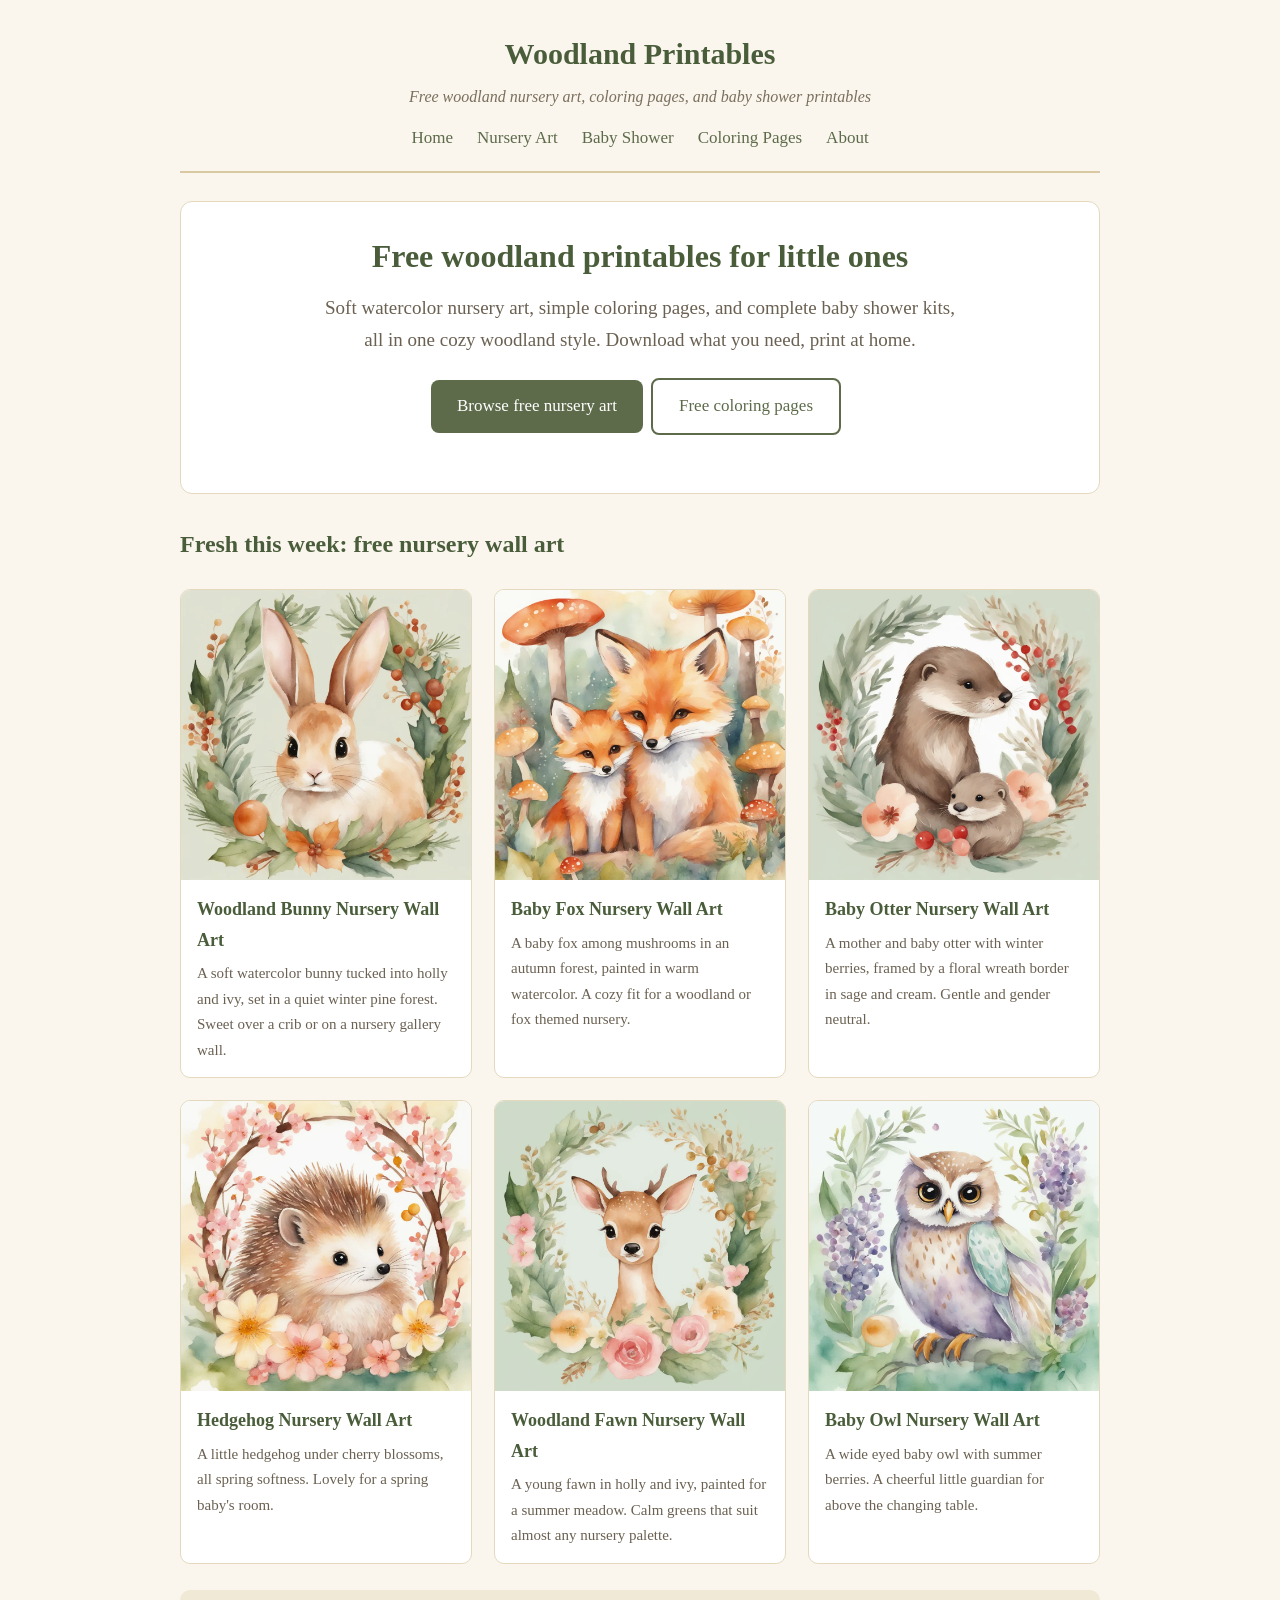
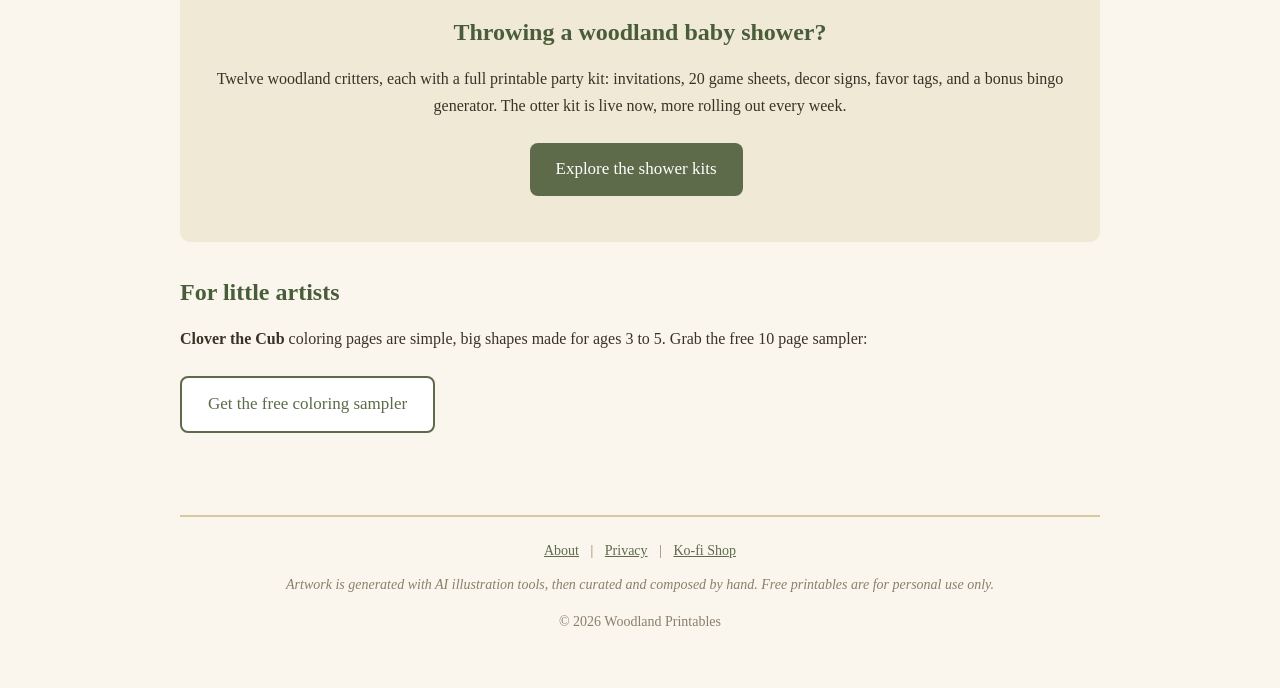
<file: index.html>
<!DOCTYPE html>
<html lang="en">
<head>
<meta charset="utf-8">
<meta name="viewport" content="width=device-width, initial-scale=1">
<title>Free Woodland Nursery Art, Coloring Pages & Baby Shower Printables | Woodland Printables</title>
<meta name="description" content="Free printable woodland nursery wall art, simple coloring pages for toddlers, and complete woodland baby shower kits. Download and print at home.">
<meta property="og:image" content="https://printables.lucaswalker.net/assets/img/woodland_bunny_holly_and_ivy_winter_pine_1.png">
<meta property="og:title" content="Free Woodland Nursery Art, Coloring Pages & Baby Shower Printables">
<meta property="og:description" content="Free printable woodland nursery wall art, simple coloring pages for toddlers, and complete woodland baby shower kits. Download and print at home.">
<link rel="stylesheet" href="/assets/style.css">
</head>
<body>
<header class="site">
<a class="brand" href="/">Woodland Printables</a>
<div class="tag">Free woodland nursery art, coloring pages, and baby shower printables</div>
<nav><a href="/">Home</a><a href="/printables/">Nursery Art</a><a href="/baby-shower/">Baby Shower</a><a href="/coloring-pages/">Coloring Pages</a><a href="/about.html">About</a></nav>
</header>
<main>
<div class="hero">
<h1>Free woodland printables for little ones</h1>
<p class="lead">Soft watercolor nursery art, simple coloring pages, and complete baby shower kits, all in one cozy woodland style. Download what you need, print at home.</p>
<p><a class="btn" href="/printables/">Browse free nursery art</a><a class="btn ghost" href="/coloring-pages/">Free coloring pages</a></p>
</div>
<h2>Fresh this week: free nursery wall art</h2>
<div class="grid"><div class="card">
<a href="/printables/woodland-bunny-nursery-wall-art/"><img src="/assets/img/woodland_bunny_holly_and_ivy_winter_pine_1.png" alt="Watercolor bunny surrounded by holly and ivy in a winter pine forest" loading="lazy"></a>
<div class="pad"><h3><a href="/printables/woodland-bunny-nursery-wall-art/">Woodland Bunny Nursery Wall Art</a></h3>
<p>A soft watercolor bunny tucked into holly and ivy, set in a quiet winter pine forest. Sweet over a crib or on a nursery gallery wall.</p></div></div>
<div class="card">
<a href="/printables/baby-fox-nursery-wall-art/"><img src="/assets/img/woodland_baby_fox_mushrooms_autumn_forest_1.png" alt="Watercolor baby fox with mushrooms in an autumn forest" loading="lazy"></a>
<div class="pad"><h3><a href="/printables/baby-fox-nursery-wall-art/">Baby Fox Nursery Wall Art</a></h3>
<p>A baby fox among mushrooms in an autumn forest, painted in warm watercolor. A cozy fit for a woodland or fox themed nursery.</p></div></div>
<div class="card">
<a href="/printables/baby-otter-nursery-wall-art/"><img src="/assets/img/woodland_baby_otter_berries_winter_pine_1.png" alt="Watercolor mother and baby otter with berries in a winter pine setting" loading="lazy"></a>
<div class="pad"><h3><a href="/printables/baby-otter-nursery-wall-art/">Baby Otter Nursery Wall Art</a></h3>
<p>A mother and baby otter with winter berries, framed by a floral wreath border in sage and cream. Gentle and gender neutral.</p></div></div>
<div class="card">
<a href="/printables/hedgehog-nursery-wall-art/"><img src="/assets/img/woodland_hedgehog_cherry_blossoms_spring_blossoms_1.png" alt="Watercolor hedgehog with cherry blossoms in spring" loading="lazy"></a>
<div class="pad"><h3><a href="/printables/hedgehog-nursery-wall-art/">Hedgehog Nursery Wall Art</a></h3>
<p>A little hedgehog under cherry blossoms, all spring softness. Lovely for a spring baby's room.</p></div></div>
<div class="card">
<a href="/printables/woodland-fawn-nursery-wall-art/"><img src="/assets/img/woodland_fawn_holly_and_ivy_summer_meadow_1.png" alt="Watercolor fawn with holly and ivy in a summer meadow" loading="lazy"></a>
<div class="pad"><h3><a href="/printables/woodland-fawn-nursery-wall-art/">Woodland Fawn Nursery Wall Art</a></h3>
<p>A young fawn in holly and ivy, painted for a summer meadow. Calm greens that suit almost any nursery palette.</p></div></div>
<div class="card">
<a href="/printables/baby-owl-nursery-wall-art/"><img src="/assets/img/woodland_baby_owl_berries_summer_meadow_1.png" alt="Watercolor baby owl with berries in a summer meadow" loading="lazy"></a>
<div class="pad"><h3><a href="/printables/baby-owl-nursery-wall-art/">Baby Owl Nursery Wall Art</a></h3>
<p>A wide eyed baby owl with summer berries. A cheerful little guardian for above the changing table.</p></div></div></div>
<div class="cta-box">
<h2 style="margin-top:0">Throwing a woodland baby shower?</h2>
<p>Twelve woodland critters, each with a full printable party kit: invitations, 20 game sheets, decor signs, favor tags, and a bonus bingo generator. The otter kit is live now, more rolling out every week.</p>
<p><a class="btn" href="/baby-shower/">Explore the shower kits</a></p>
</div>
<h2>For little artists</h2>
<p><strong>Clover the Cub</strong> coloring pages are simple, big shapes made for ages 3 to 5. Grab the free 10 page sampler:</p>
<p><a class="btn ghost" href="https://ko-fi.com/s/fb17b45774">Get the free coloring sampler</a></p>
</main>
<footer class="site">
<a href="/about.html">About</a> | <a href="/privacy.html">Privacy</a> | <a href="https://ko-fi.com/cloverthecub">Ko-fi Shop</a>
<p class="note" style="margin-top:10px">Artwork is generated with AI illustration tools, then curated and composed by hand. Free printables are for personal use only.</p>
<p>&copy; 2026 Woodland Printables</p>
</footer>
</body>
</html>
</file>
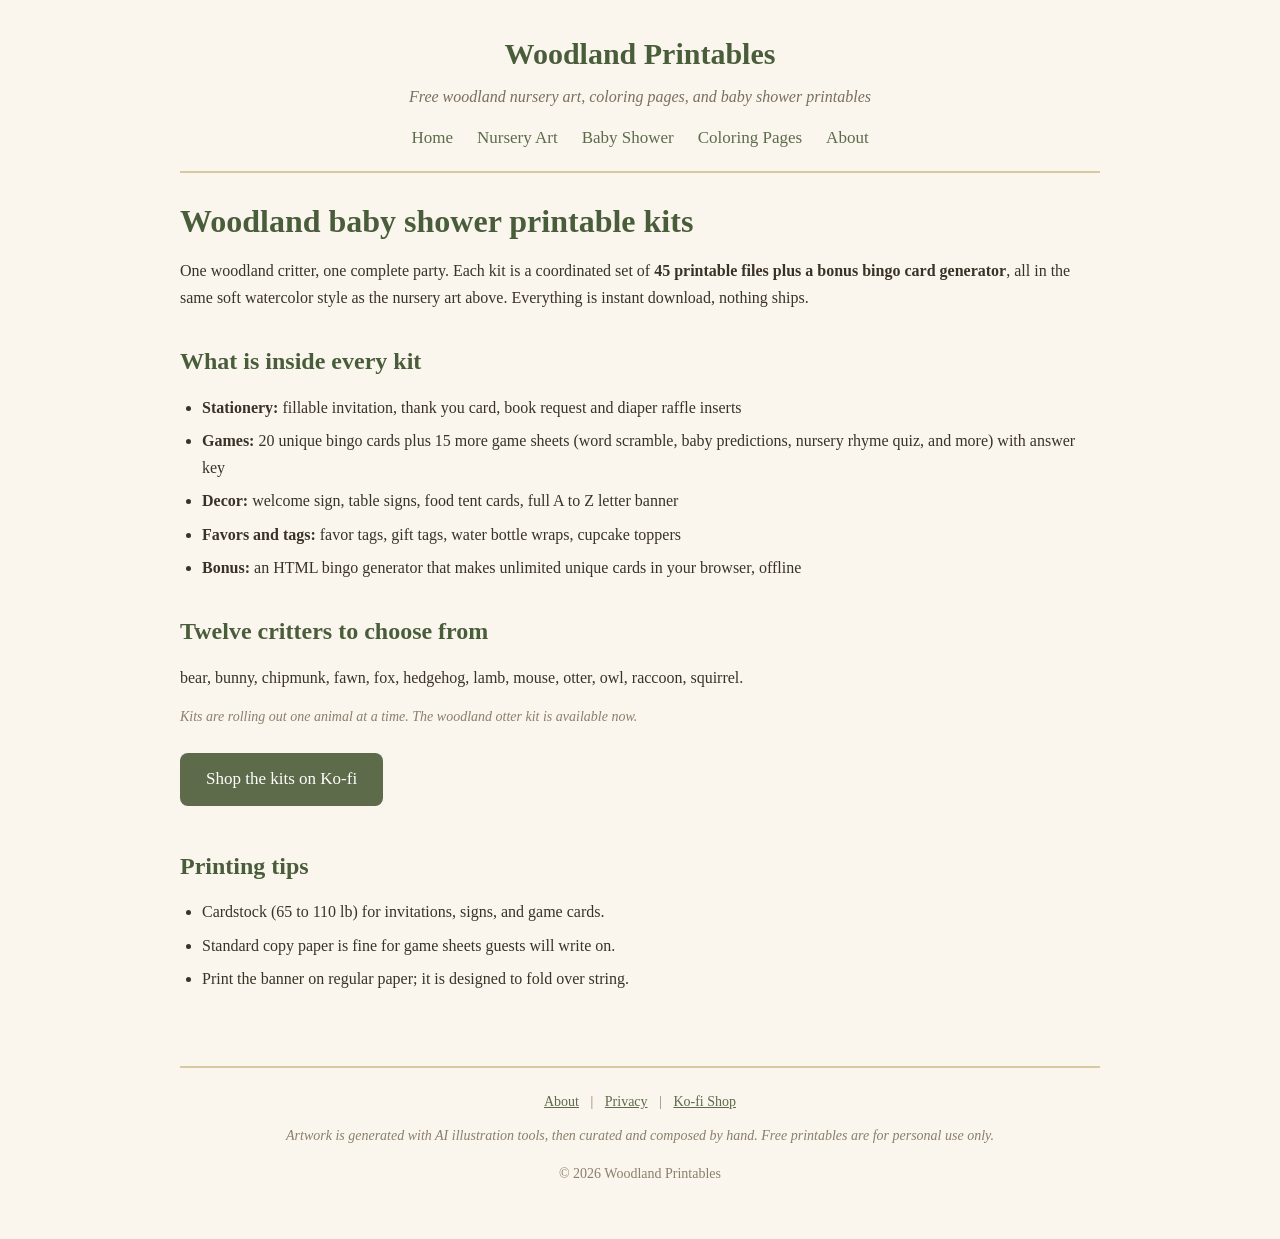
<file: baby-shower/index.html>
<!DOCTYPE html>
<html lang="en">
<head>
<meta charset="utf-8">
<meta name="viewport" content="width=device-width, initial-scale=1">
<title>Woodland Baby Shower Printable Kits | Woodland Printables</title>
<meta name="description" content="Complete woodland baby shower printable kits: invitations, games, decor, and favors in soft watercolor style. Instant download.">
<meta property="og:image" content="https://printables.lucaswalker.net/assets/img/woodland_baby_otter_berries_winter_pine_1.png">
<meta property="og:title" content="Woodland Baby Shower Printable Kits">
<meta property="og:description" content="Complete woodland baby shower printable kits: invitations, games, decor, and favors in soft watercolor style. Instant download.">
<link rel="stylesheet" href="/assets/style.css">
</head>
<body>
<header class="site">
<a class="brand" href="/">Woodland Printables</a>
<div class="tag">Free woodland nursery art, coloring pages, and baby shower printables</div>
<nav><a href="/">Home</a><a href="/printables/">Nursery Art</a><a href="/baby-shower/">Baby Shower</a><a href="/coloring-pages/">Coloring Pages</a><a href="/about.html">About</a></nav>
</header>
<main>
<h1>Woodland baby shower printable kits</h1>
<p>One woodland critter, one complete party. Each kit is a coordinated set of <strong>45 printable files plus a bonus bingo card generator</strong>, all in the same soft watercolor style as the nursery art above. Everything is instant download, nothing ships.</p>
<h2>What is inside every kit</h2>
<ul class="tips">
<li><strong>Stationery:</strong> fillable invitation, thank you card, book request and diaper raffle inserts</li>
<li><strong>Games:</strong> 20 unique bingo cards plus 15 more game sheets (word scramble, baby predictions, nursery rhyme quiz, and more) with answer key</li>
<li><strong>Decor:</strong> welcome sign, table signs, food tent cards, full A to Z letter banner</li>
<li><strong>Favors and tags:</strong> favor tags, gift tags, water bottle wraps, cupcake toppers</li>
<li><strong>Bonus:</strong> an HTML bingo generator that makes unlimited unique cards in your browser, offline</li>
</ul>
<h2>Twelve critters to choose from</h2>
<p>bear, bunny, chipmunk, fawn, fox, hedgehog, lamb, mouse, otter, owl, raccoon, squirrel.</p>
<p class="note">Kits are rolling out one animal at a time. The woodland otter kit is available now.</p>
<p><a class="btn" href="https://ko-fi.com/cloverthecub">Shop the kits on Ko-fi</a></p>
<h2>Printing tips</h2>
<ul class="tips">
<li>Cardstock (65 to 110 lb) for invitations, signs, and game cards.</li>
<li>Standard copy paper is fine for game sheets guests will write on.</li>
<li>Print the banner on regular paper; it is designed to fold over string.</li>
</ul>
</main>
<footer class="site">
<a href="/about.html">About</a> | <a href="/privacy.html">Privacy</a> | <a href="https://ko-fi.com/cloverthecub">Ko-fi Shop</a>
<p class="note" style="margin-top:10px">Artwork is generated with AI illustration tools, then curated and composed by hand. Free printables are for personal use only.</p>
<p>&copy; 2026 Woodland Printables</p>
</footer>
</body>
</html>
</file>
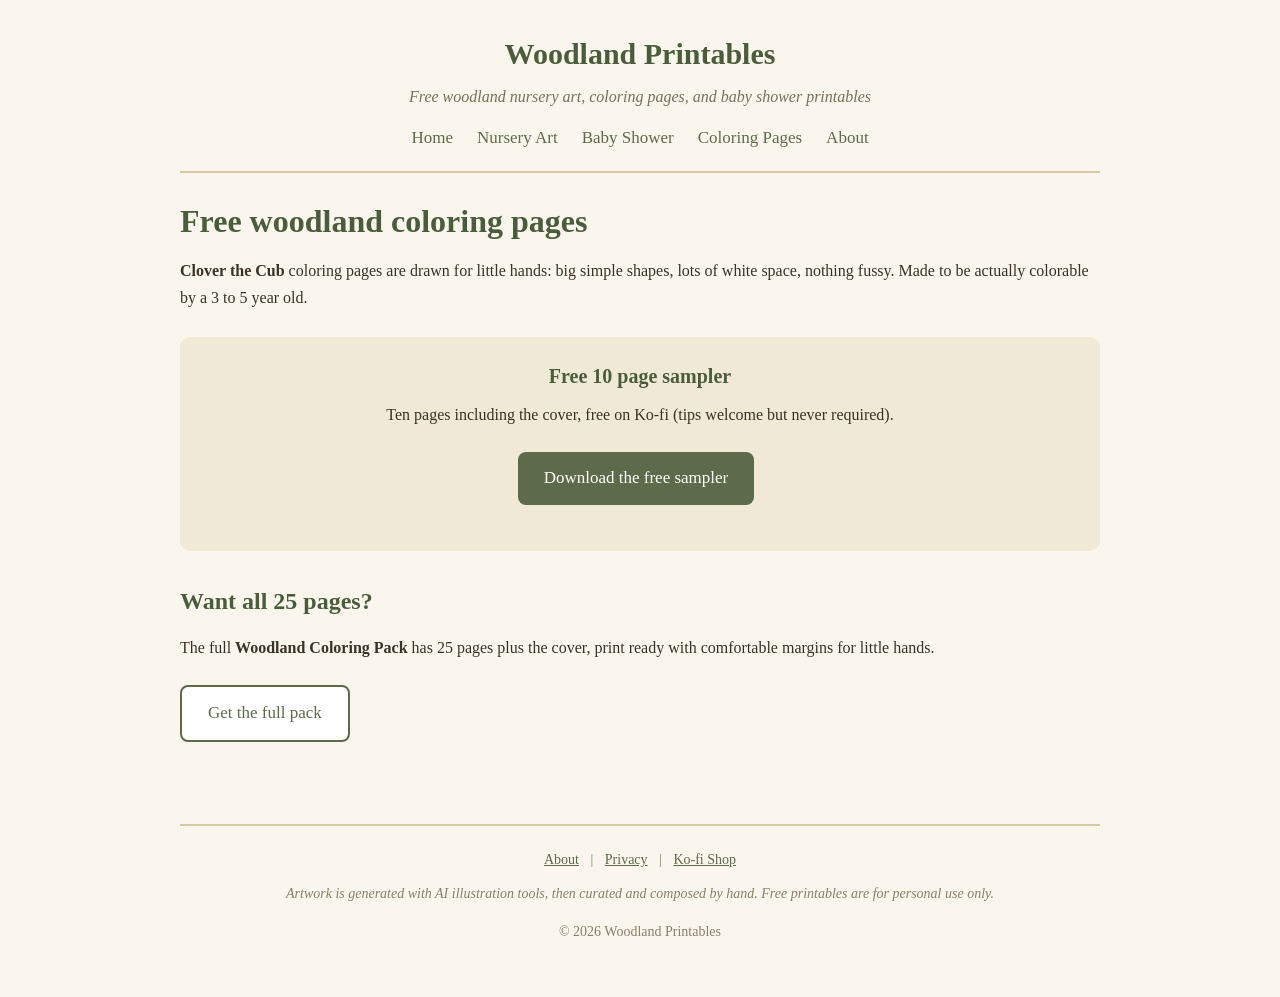
<file: coloring-pages/index.html>
<!DOCTYPE html>
<html lang="en">
<head>
<meta charset="utf-8">
<meta name="viewport" content="width=device-width, initial-scale=1">
<title>Free Woodland Coloring Pages for Toddlers | Woodland Printables</title>
<meta name="description" content="Simple free coloring pages for ages 3 to 5, featuring Clover the Cub and woodland friends. Big shapes, lots of white space.">

<meta property="og:title" content="Free Woodland Coloring Pages for Toddlers">
<meta property="og:description" content="Simple free coloring pages for ages 3 to 5, featuring Clover the Cub and woodland friends. Big shapes, lots of white space.">
<link rel="stylesheet" href="/assets/style.css">
</head>
<body>
<header class="site">
<a class="brand" href="/">Woodland Printables</a>
<div class="tag">Free woodland nursery art, coloring pages, and baby shower printables</div>
<nav><a href="/">Home</a><a href="/printables/">Nursery Art</a><a href="/baby-shower/">Baby Shower</a><a href="/coloring-pages/">Coloring Pages</a><a href="/about.html">About</a></nav>
</header>
<main>
<h1>Free woodland coloring pages</h1>
<p><strong>Clover the Cub</strong> coloring pages are drawn for little hands: big simple shapes, lots of white space, nothing fussy. Made to be actually colorable by a 3 to 5 year old.</p>
<div class="cta-box">
<h3 style="margin-top:0">Free 10 page sampler</h3>
<p>Ten pages including the cover, free on Ko-fi (tips welcome but never required).</p>
<p><a class="btn" href="https://ko-fi.com/s/fb17b45774">Download the free sampler</a></p>
</div>
<h2>Want all 25 pages?</h2>
<p>The full <strong>Woodland Coloring Pack</strong> has 25 pages plus the cover, print ready with comfortable margins for little hands.</p>
<p><a class="btn ghost" href="https://ko-fi.com/s/cf18671eae">Get the full pack</a></p>
</main>
<footer class="site">
<a href="/about.html">About</a> | <a href="/privacy.html">Privacy</a> | <a href="https://ko-fi.com/cloverthecub">Ko-fi Shop</a>
<p class="note" style="margin-top:10px">Artwork is generated with AI illustration tools, then curated and composed by hand. Free printables are for personal use only.</p>
<p>&copy; 2026 Woodland Printables</p>
</footer>
</body>
</html>
</file>
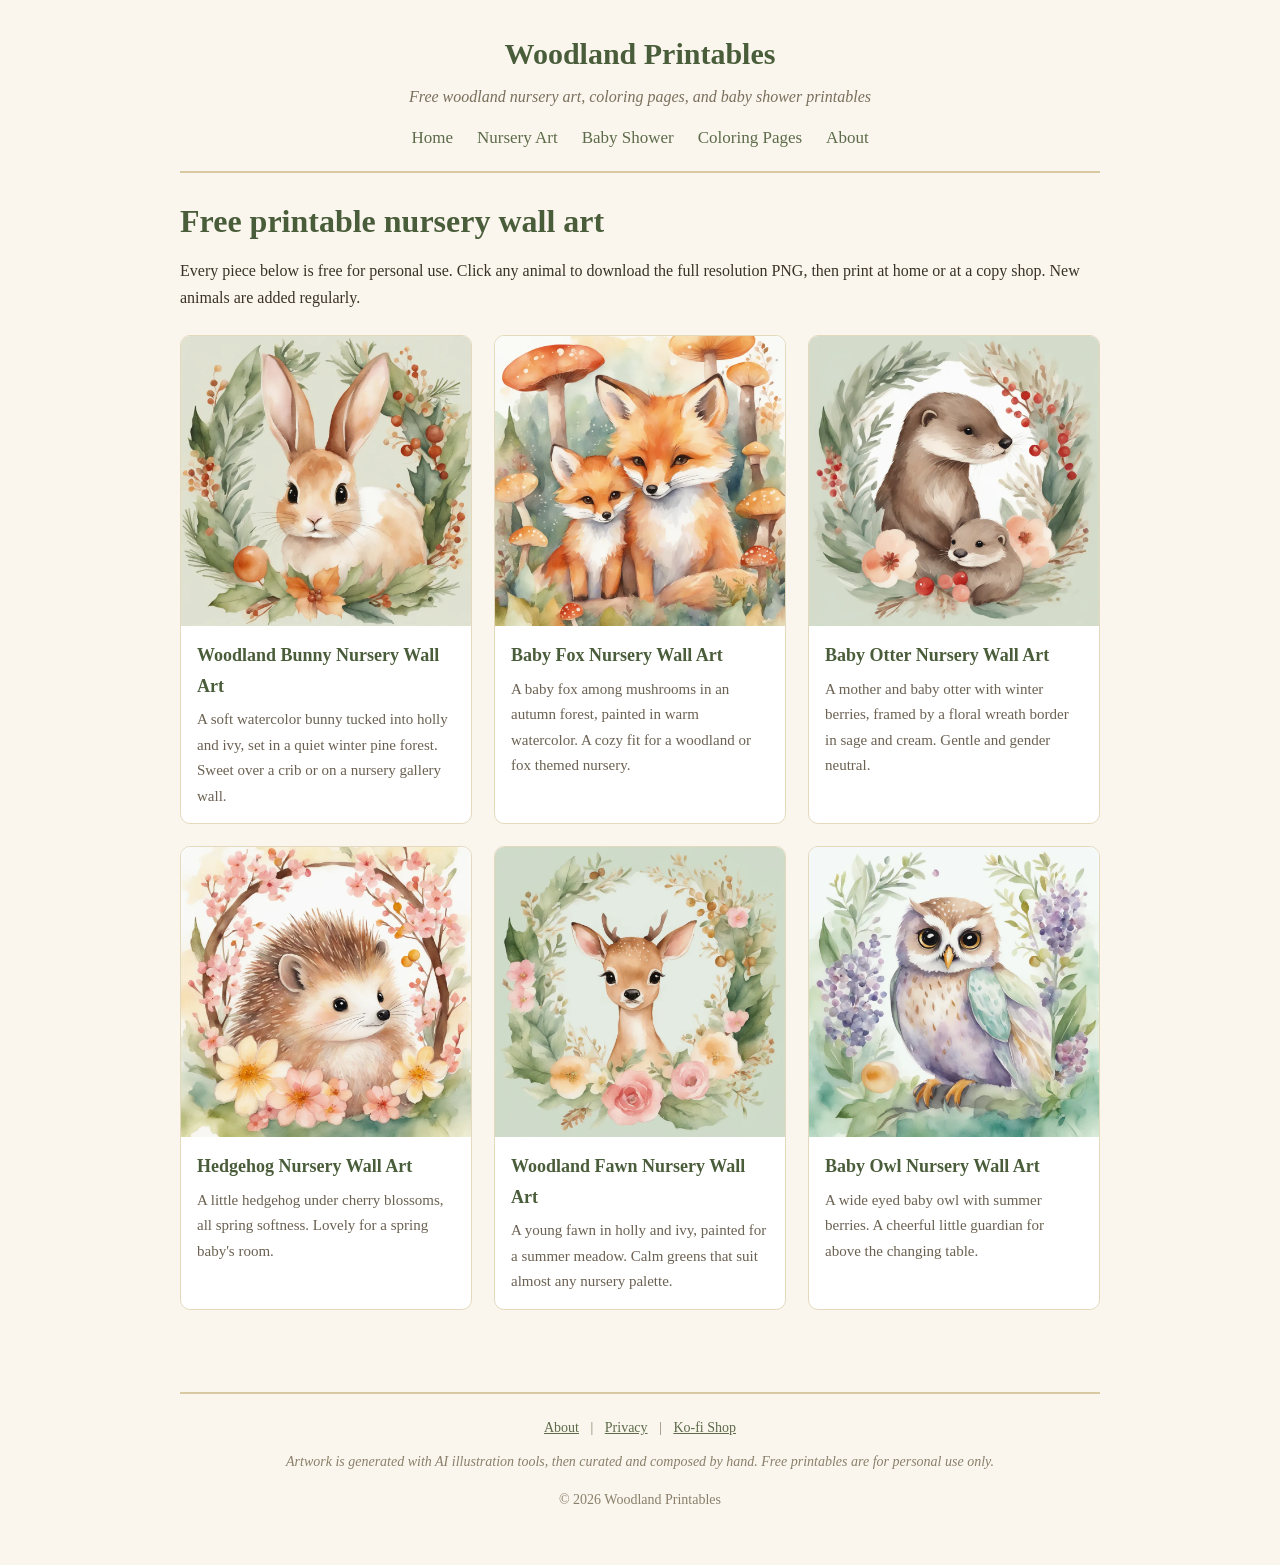
<file: printables/index.html>
<!DOCTYPE html>
<html lang="en">
<head>
<meta charset="utf-8">
<meta name="viewport" content="width=device-width, initial-scale=1">
<title>Free Printable Nursery Wall Art | Woodland Printables</title>
<meta name="description" content="Free woodland animal nursery art printables. Download high resolution PNGs and print at home.">

<meta property="og:title" content="Free Printable Nursery Wall Art">
<meta property="og:description" content="Free woodland animal nursery art printables. Download high resolution PNGs and print at home.">
<link rel="stylesheet" href="/assets/style.css">
</head>
<body>
<header class="site">
<a class="brand" href="/">Woodland Printables</a>
<div class="tag">Free woodland nursery art, coloring pages, and baby shower printables</div>
<nav><a href="/">Home</a><a href="/printables/">Nursery Art</a><a href="/baby-shower/">Baby Shower</a><a href="/coloring-pages/">Coloring Pages</a><a href="/about.html">About</a></nav>
</header>
<main>
<h1>Free printable nursery wall art</h1>
<p>Every piece below is free for personal use. Click any animal to download the full resolution PNG, then print at home or at a copy shop. New animals are added regularly.</p>
<div class="grid"><div class="card">
<a href="/printables/woodland-bunny-nursery-wall-art/"><img src="/assets/img/woodland_bunny_holly_and_ivy_winter_pine_1.png" alt="Watercolor bunny surrounded by holly and ivy in a winter pine forest" loading="lazy"></a>
<div class="pad"><h3><a href="/printables/woodland-bunny-nursery-wall-art/">Woodland Bunny Nursery Wall Art</a></h3>
<p>A soft watercolor bunny tucked into holly and ivy, set in a quiet winter pine forest. Sweet over a crib or on a nursery gallery wall.</p></div></div>
<div class="card">
<a href="/printables/baby-fox-nursery-wall-art/"><img src="/assets/img/woodland_baby_fox_mushrooms_autumn_forest_1.png" alt="Watercolor baby fox with mushrooms in an autumn forest" loading="lazy"></a>
<div class="pad"><h3><a href="/printables/baby-fox-nursery-wall-art/">Baby Fox Nursery Wall Art</a></h3>
<p>A baby fox among mushrooms in an autumn forest, painted in warm watercolor. A cozy fit for a woodland or fox themed nursery.</p></div></div>
<div class="card">
<a href="/printables/baby-otter-nursery-wall-art/"><img src="/assets/img/woodland_baby_otter_berries_winter_pine_1.png" alt="Watercolor mother and baby otter with berries in a winter pine setting" loading="lazy"></a>
<div class="pad"><h3><a href="/printables/baby-otter-nursery-wall-art/">Baby Otter Nursery Wall Art</a></h3>
<p>A mother and baby otter with winter berries, framed by a floral wreath border in sage and cream. Gentle and gender neutral.</p></div></div>
<div class="card">
<a href="/printables/hedgehog-nursery-wall-art/"><img src="/assets/img/woodland_hedgehog_cherry_blossoms_spring_blossoms_1.png" alt="Watercolor hedgehog with cherry blossoms in spring" loading="lazy"></a>
<div class="pad"><h3><a href="/printables/hedgehog-nursery-wall-art/">Hedgehog Nursery Wall Art</a></h3>
<p>A little hedgehog under cherry blossoms, all spring softness. Lovely for a spring baby's room.</p></div></div>
<div class="card">
<a href="/printables/woodland-fawn-nursery-wall-art/"><img src="/assets/img/woodland_fawn_holly_and_ivy_summer_meadow_1.png" alt="Watercolor fawn with holly and ivy in a summer meadow" loading="lazy"></a>
<div class="pad"><h3><a href="/printables/woodland-fawn-nursery-wall-art/">Woodland Fawn Nursery Wall Art</a></h3>
<p>A young fawn in holly and ivy, painted for a summer meadow. Calm greens that suit almost any nursery palette.</p></div></div>
<div class="card">
<a href="/printables/baby-owl-nursery-wall-art/"><img src="/assets/img/woodland_baby_owl_berries_summer_meadow_1.png" alt="Watercolor baby owl with berries in a summer meadow" loading="lazy"></a>
<div class="pad"><h3><a href="/printables/baby-owl-nursery-wall-art/">Baby Owl Nursery Wall Art</a></h3>
<p>A wide eyed baby owl with summer berries. A cheerful little guardian for above the changing table.</p></div></div></div>
</main>
<footer class="site">
<a href="/about.html">About</a> | <a href="/privacy.html">Privacy</a> | <a href="https://ko-fi.com/cloverthecub">Ko-fi Shop</a>
<p class="note" style="margin-top:10px">Artwork is generated with AI illustration tools, then curated and composed by hand. Free printables are for personal use only.</p>
<p>&copy; 2026 Woodland Printables</p>
</footer>
</body>
</html>
</file>
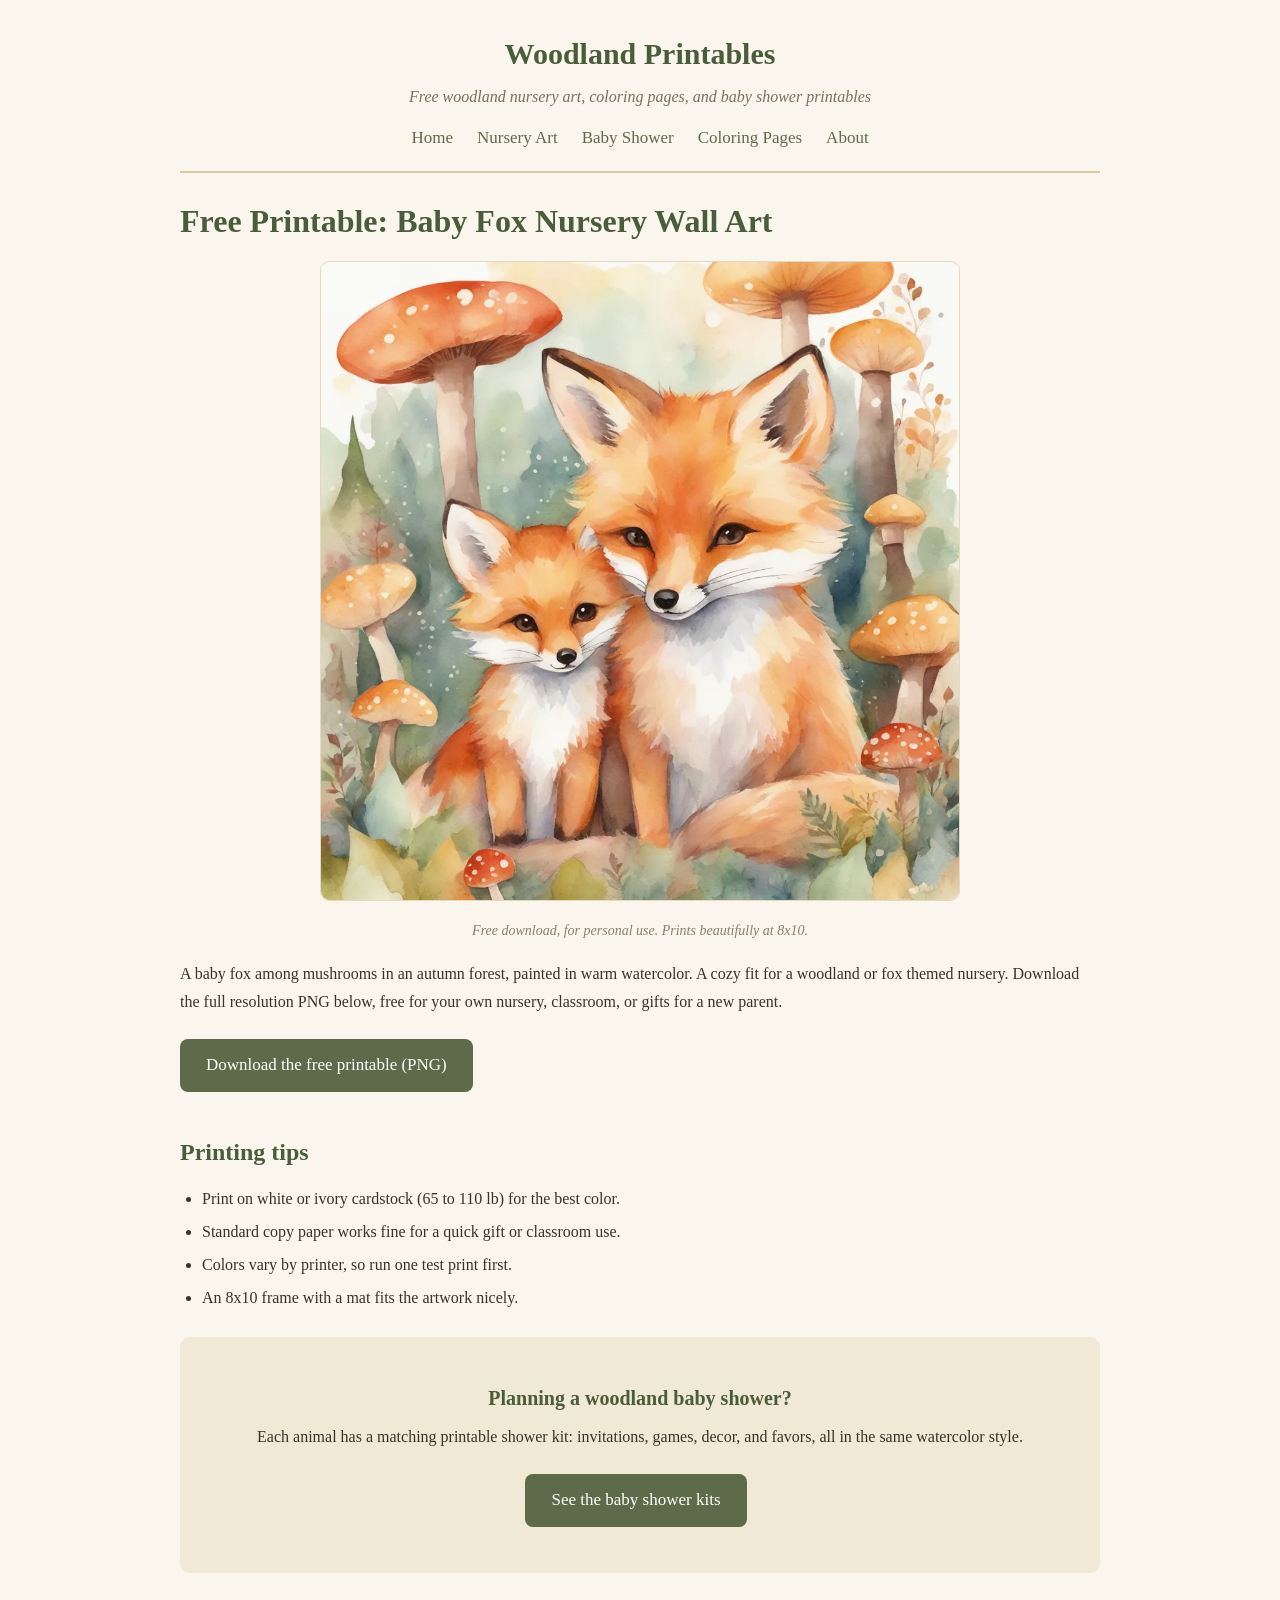
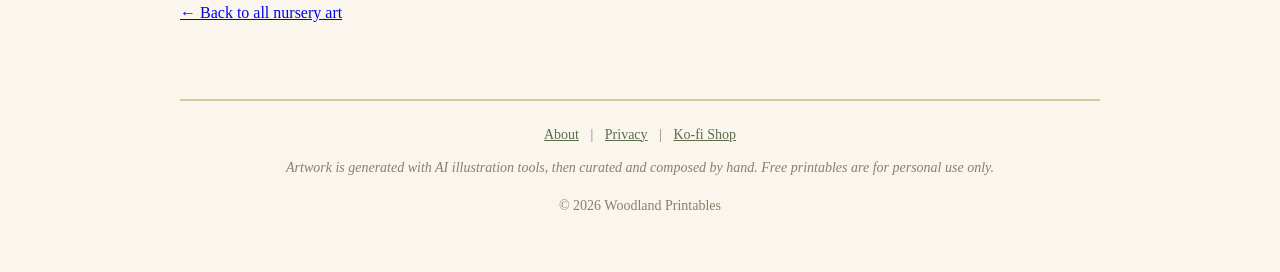
<file: printables/baby-fox-nursery-wall-art/index.html>
<!DOCTYPE html>
<html lang="en">
<head>
<meta charset="utf-8">
<meta name="viewport" content="width=device-width, initial-scale=1">
<title>Free Printable: Baby Fox Nursery Wall Art | Woodland Printables</title>
<meta name="description" content="A baby fox among mushrooms in an autumn forest, painted in warm watercolor. A cozy fit for a woodland or fox themed nursery. Free PNG download for personal use.">
<meta property="og:image" content="https://printables.lucaswalker.net/assets/img/woodland_baby_fox_mushrooms_autumn_forest_1.png">
<meta property="og:title" content="Free Printable: Baby Fox Nursery Wall Art">
<meta property="og:description" content="A baby fox among mushrooms in an autumn forest, painted in warm watercolor. A cozy fit for a woodland or fox themed nursery. Free PNG download for personal use.">
<link rel="stylesheet" href="/assets/style.css">
</head>
<body>
<header class="site">
<a class="brand" href="/">Woodland Printables</a>
<div class="tag">Free woodland nursery art, coloring pages, and baby shower printables</div>
<nav><a href="/">Home</a><a href="/printables/">Nursery Art</a><a href="/baby-shower/">Baby Shower</a><a href="/coloring-pages/">Coloring Pages</a><a href="/about.html">About</a></nav>
</header>
<main>
<h1>Free Printable: Baby Fox Nursery Wall Art</h1>
<figure><img class="post" src="/assets/img/woodland_baby_fox_mushrooms_autumn_forest_1.png" alt="Watercolor baby fox with mushrooms in an autumn forest">
<figcaption>Free download, for personal use. Prints beautifully at 8x10.</figcaption></figure>
<p>A baby fox among mushrooms in an autumn forest, painted in warm watercolor. A cozy fit for a woodland or fox themed nursery. Download the full resolution PNG below, free for your own nursery, classroom, or gifts for a new parent.</p>
<p><a class="btn" href="/assets/img/woodland_baby_fox_mushrooms_autumn_forest_1.png" download>Download the free printable (PNG)</a></p>
<h2>Printing tips</h2>
<ul class="tips">
<li>Print on white or ivory cardstock (65 to 110 lb) for the best color.</li>
<li>Standard copy paper works fine for a quick gift or classroom use.</li>
<li>Colors vary by printer, so run one test print first.</li>
<li>An 8x10 frame with a mat fits the artwork nicely.</li>
</ul>
<div class="cta-box">
<h3>Planning a woodland baby shower?</h3>
<p>Each animal has a matching printable shower kit: invitations, games, decor, and favors, all in the same watercolor style.</p>
<p><a class="btn" href="/baby-shower/">See the baby shower kits</a></p>
</div>
<p><a href="/printables/">&larr; Back to all nursery art</a></p>
</main>
<footer class="site">
<a href="/about.html">About</a> | <a href="/privacy.html">Privacy</a> | <a href="https://ko-fi.com/cloverthecub">Ko-fi Shop</a>
<p class="note" style="margin-top:10px">Artwork is generated with AI illustration tools, then curated and composed by hand. Free printables are for personal use only.</p>
<p>&copy; 2026 Woodland Printables</p>
</footer>
</body>
</html>
</file>
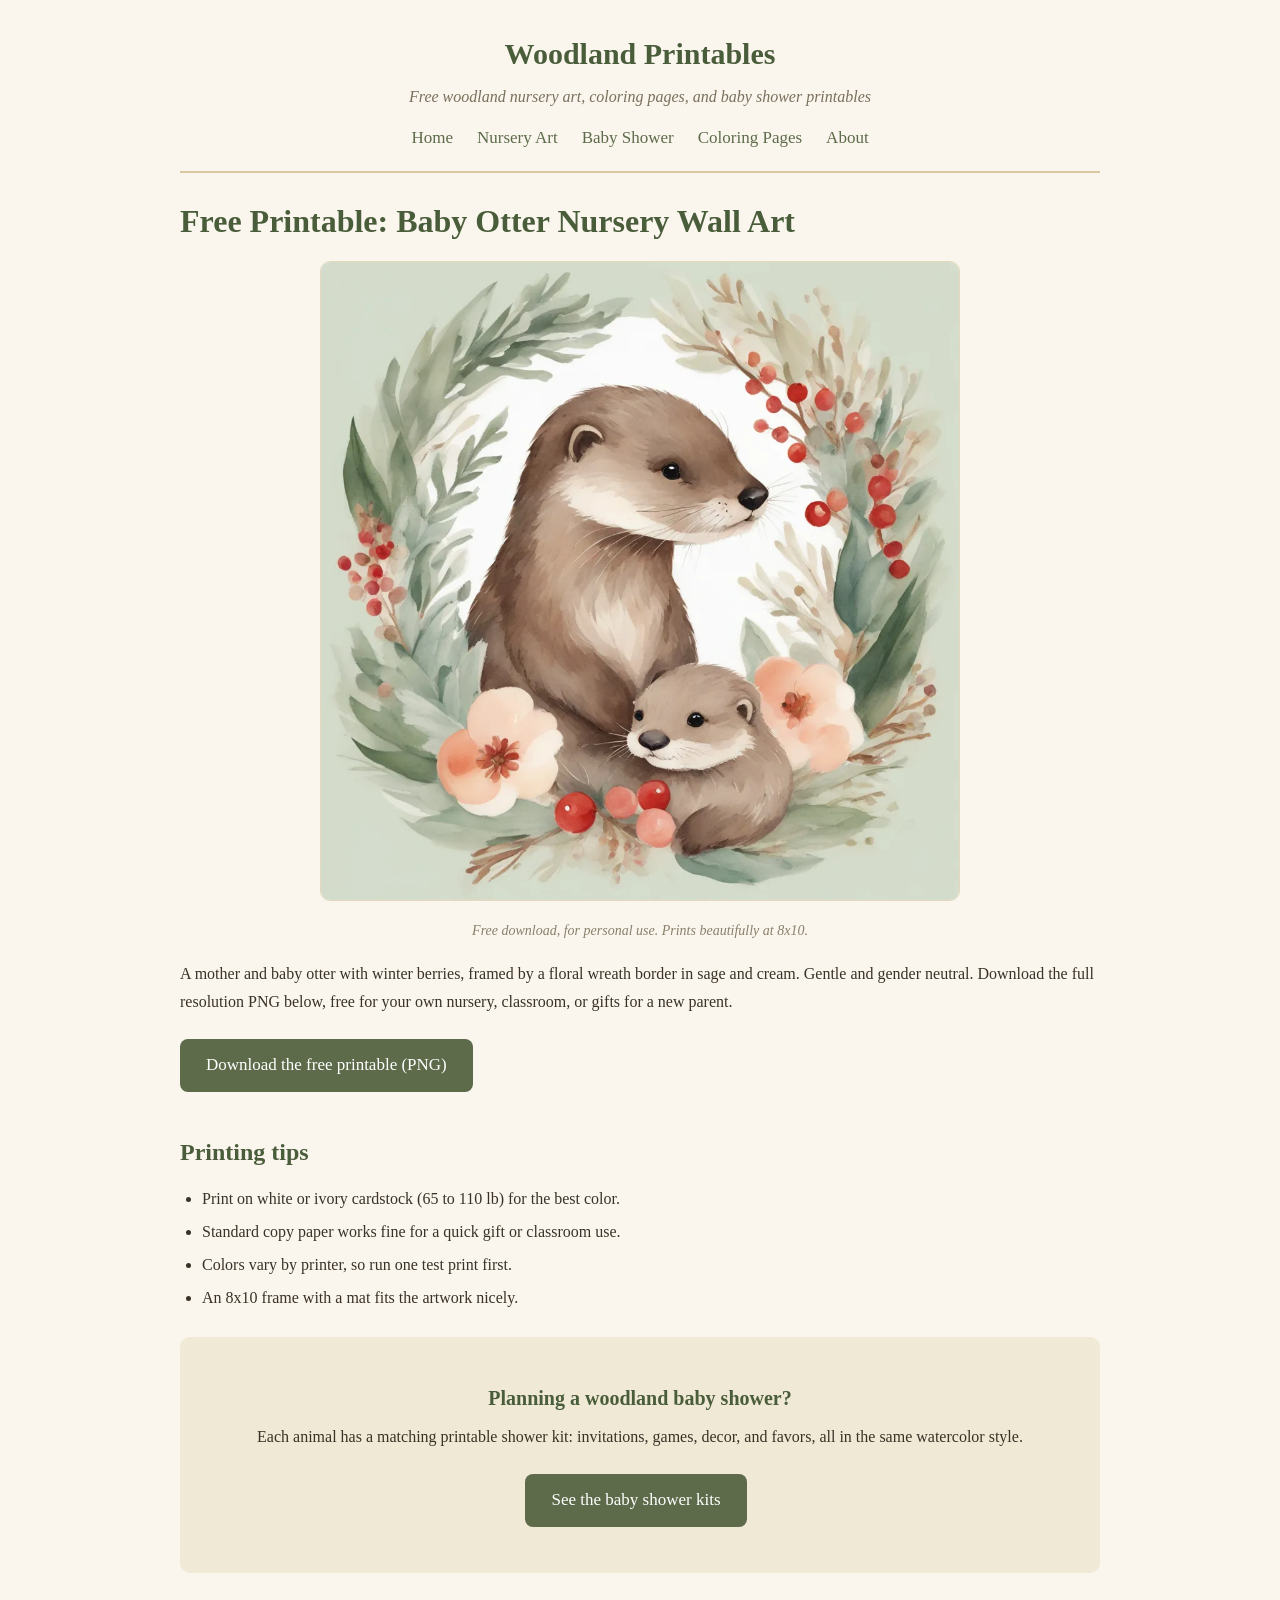
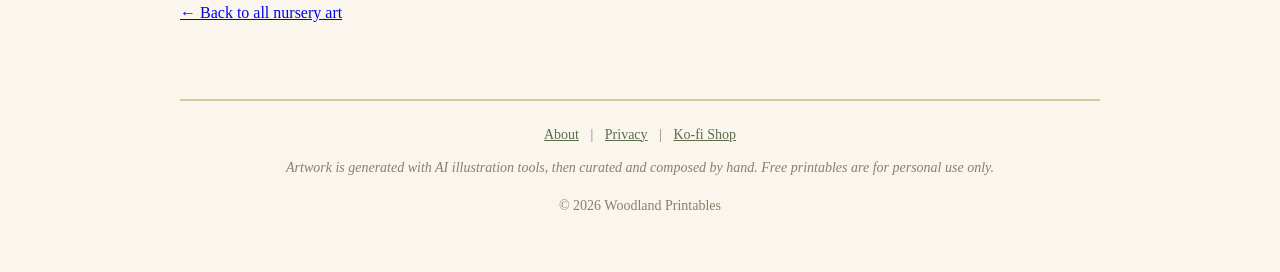
<file: printables/baby-otter-nursery-wall-art/index.html>
<!DOCTYPE html>
<html lang="en">
<head>
<meta charset="utf-8">
<meta name="viewport" content="width=device-width, initial-scale=1">
<title>Free Printable: Baby Otter Nursery Wall Art | Woodland Printables</title>
<meta name="description" content="A mother and baby otter with winter berries, framed by a floral wreath border in sage and cream. Gentle and gender neutral. Free PNG download for personal use.">
<meta property="og:image" content="https://printables.lucaswalker.net/assets/img/woodland_baby_otter_berries_winter_pine_1.png">
<meta property="og:title" content="Free Printable: Baby Otter Nursery Wall Art">
<meta property="og:description" content="A mother and baby otter with winter berries, framed by a floral wreath border in sage and cream. Gentle and gender neutral. Free PNG download for personal use.">
<link rel="stylesheet" href="/assets/style.css">
</head>
<body>
<header class="site">
<a class="brand" href="/">Woodland Printables</a>
<div class="tag">Free woodland nursery art, coloring pages, and baby shower printables</div>
<nav><a href="/">Home</a><a href="/printables/">Nursery Art</a><a href="/baby-shower/">Baby Shower</a><a href="/coloring-pages/">Coloring Pages</a><a href="/about.html">About</a></nav>
</header>
<main>
<h1>Free Printable: Baby Otter Nursery Wall Art</h1>
<figure><img class="post" src="/assets/img/woodland_baby_otter_berries_winter_pine_1.png" alt="Watercolor mother and baby otter with berries in a winter pine setting">
<figcaption>Free download, for personal use. Prints beautifully at 8x10.</figcaption></figure>
<p>A mother and baby otter with winter berries, framed by a floral wreath border in sage and cream. Gentle and gender neutral. Download the full resolution PNG below, free for your own nursery, classroom, or gifts for a new parent.</p>
<p><a class="btn" href="/assets/img/woodland_baby_otter_berries_winter_pine_1.png" download>Download the free printable (PNG)</a></p>
<h2>Printing tips</h2>
<ul class="tips">
<li>Print on white or ivory cardstock (65 to 110 lb) for the best color.</li>
<li>Standard copy paper works fine for a quick gift or classroom use.</li>
<li>Colors vary by printer, so run one test print first.</li>
<li>An 8x10 frame with a mat fits the artwork nicely.</li>
</ul>
<div class="cta-box">
<h3>Planning a woodland baby shower?</h3>
<p>Each animal has a matching printable shower kit: invitations, games, decor, and favors, all in the same watercolor style.</p>
<p><a class="btn" href="/baby-shower/">See the baby shower kits</a></p>
</div>
<p><a href="/printables/">&larr; Back to all nursery art</a></p>
</main>
<footer class="site">
<a href="/about.html">About</a> | <a href="/privacy.html">Privacy</a> | <a href="https://ko-fi.com/cloverthecub">Ko-fi Shop</a>
<p class="note" style="margin-top:10px">Artwork is generated with AI illustration tools, then curated and composed by hand. Free printables are for personal use only.</p>
<p>&copy; 2026 Woodland Printables</p>
</footer>
</body>
</html>
</file>
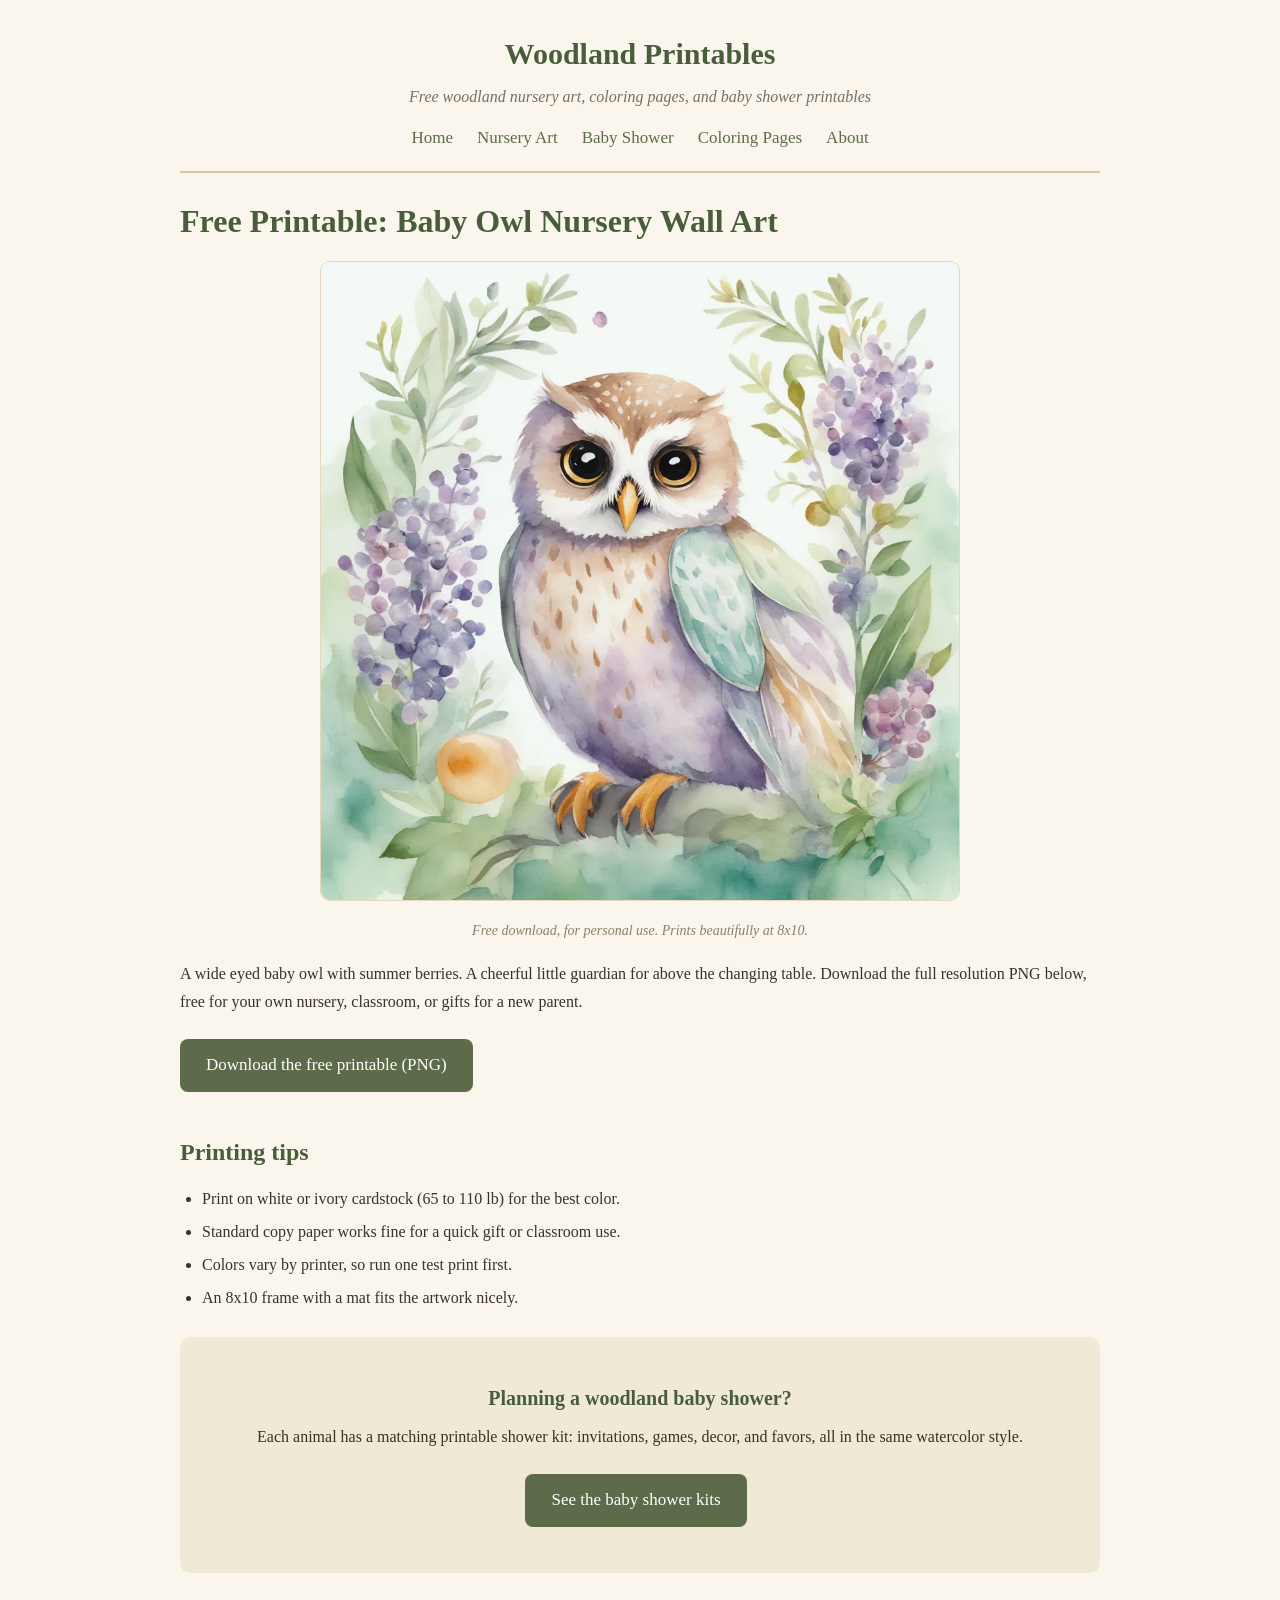
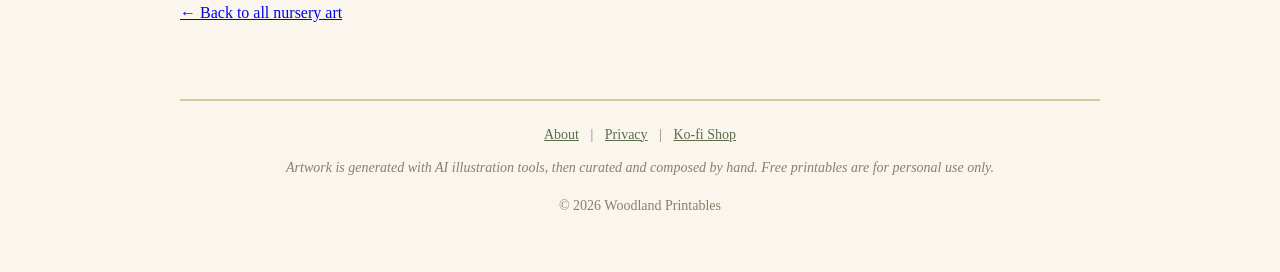
<file: printables/baby-owl-nursery-wall-art/index.html>
<!DOCTYPE html>
<html lang="en">
<head>
<meta charset="utf-8">
<meta name="viewport" content="width=device-width, initial-scale=1">
<title>Free Printable: Baby Owl Nursery Wall Art | Woodland Printables</title>
<meta name="description" content="A wide eyed baby owl with summer berries. A cheerful little guardian for above the changing table. Free PNG download for personal use.">
<meta property="og:image" content="https://printables.lucaswalker.net/assets/img/woodland_baby_owl_berries_summer_meadow_1.png">
<meta property="og:title" content="Free Printable: Baby Owl Nursery Wall Art">
<meta property="og:description" content="A wide eyed baby owl with summer berries. A cheerful little guardian for above the changing table. Free PNG download for personal use.">
<link rel="stylesheet" href="/assets/style.css">
</head>
<body>
<header class="site">
<a class="brand" href="/">Woodland Printables</a>
<div class="tag">Free woodland nursery art, coloring pages, and baby shower printables</div>
<nav><a href="/">Home</a><a href="/printables/">Nursery Art</a><a href="/baby-shower/">Baby Shower</a><a href="/coloring-pages/">Coloring Pages</a><a href="/about.html">About</a></nav>
</header>
<main>
<h1>Free Printable: Baby Owl Nursery Wall Art</h1>
<figure><img class="post" src="/assets/img/woodland_baby_owl_berries_summer_meadow_1.png" alt="Watercolor baby owl with berries in a summer meadow">
<figcaption>Free download, for personal use. Prints beautifully at 8x10.</figcaption></figure>
<p>A wide eyed baby owl with summer berries. A cheerful little guardian for above the changing table. Download the full resolution PNG below, free for your own nursery, classroom, or gifts for a new parent.</p>
<p><a class="btn" href="/assets/img/woodland_baby_owl_berries_summer_meadow_1.png" download>Download the free printable (PNG)</a></p>
<h2>Printing tips</h2>
<ul class="tips">
<li>Print on white or ivory cardstock (65 to 110 lb) for the best color.</li>
<li>Standard copy paper works fine for a quick gift or classroom use.</li>
<li>Colors vary by printer, so run one test print first.</li>
<li>An 8x10 frame with a mat fits the artwork nicely.</li>
</ul>
<div class="cta-box">
<h3>Planning a woodland baby shower?</h3>
<p>Each animal has a matching printable shower kit: invitations, games, decor, and favors, all in the same watercolor style.</p>
<p><a class="btn" href="/baby-shower/">See the baby shower kits</a></p>
</div>
<p><a href="/printables/">&larr; Back to all nursery art</a></p>
</main>
<footer class="site">
<a href="/about.html">About</a> | <a href="/privacy.html">Privacy</a> | <a href="https://ko-fi.com/cloverthecub">Ko-fi Shop</a>
<p class="note" style="margin-top:10px">Artwork is generated with AI illustration tools, then curated and composed by hand. Free printables are for personal use only.</p>
<p>&copy; 2026 Woodland Printables</p>
</footer>
</body>
</html>
</file>
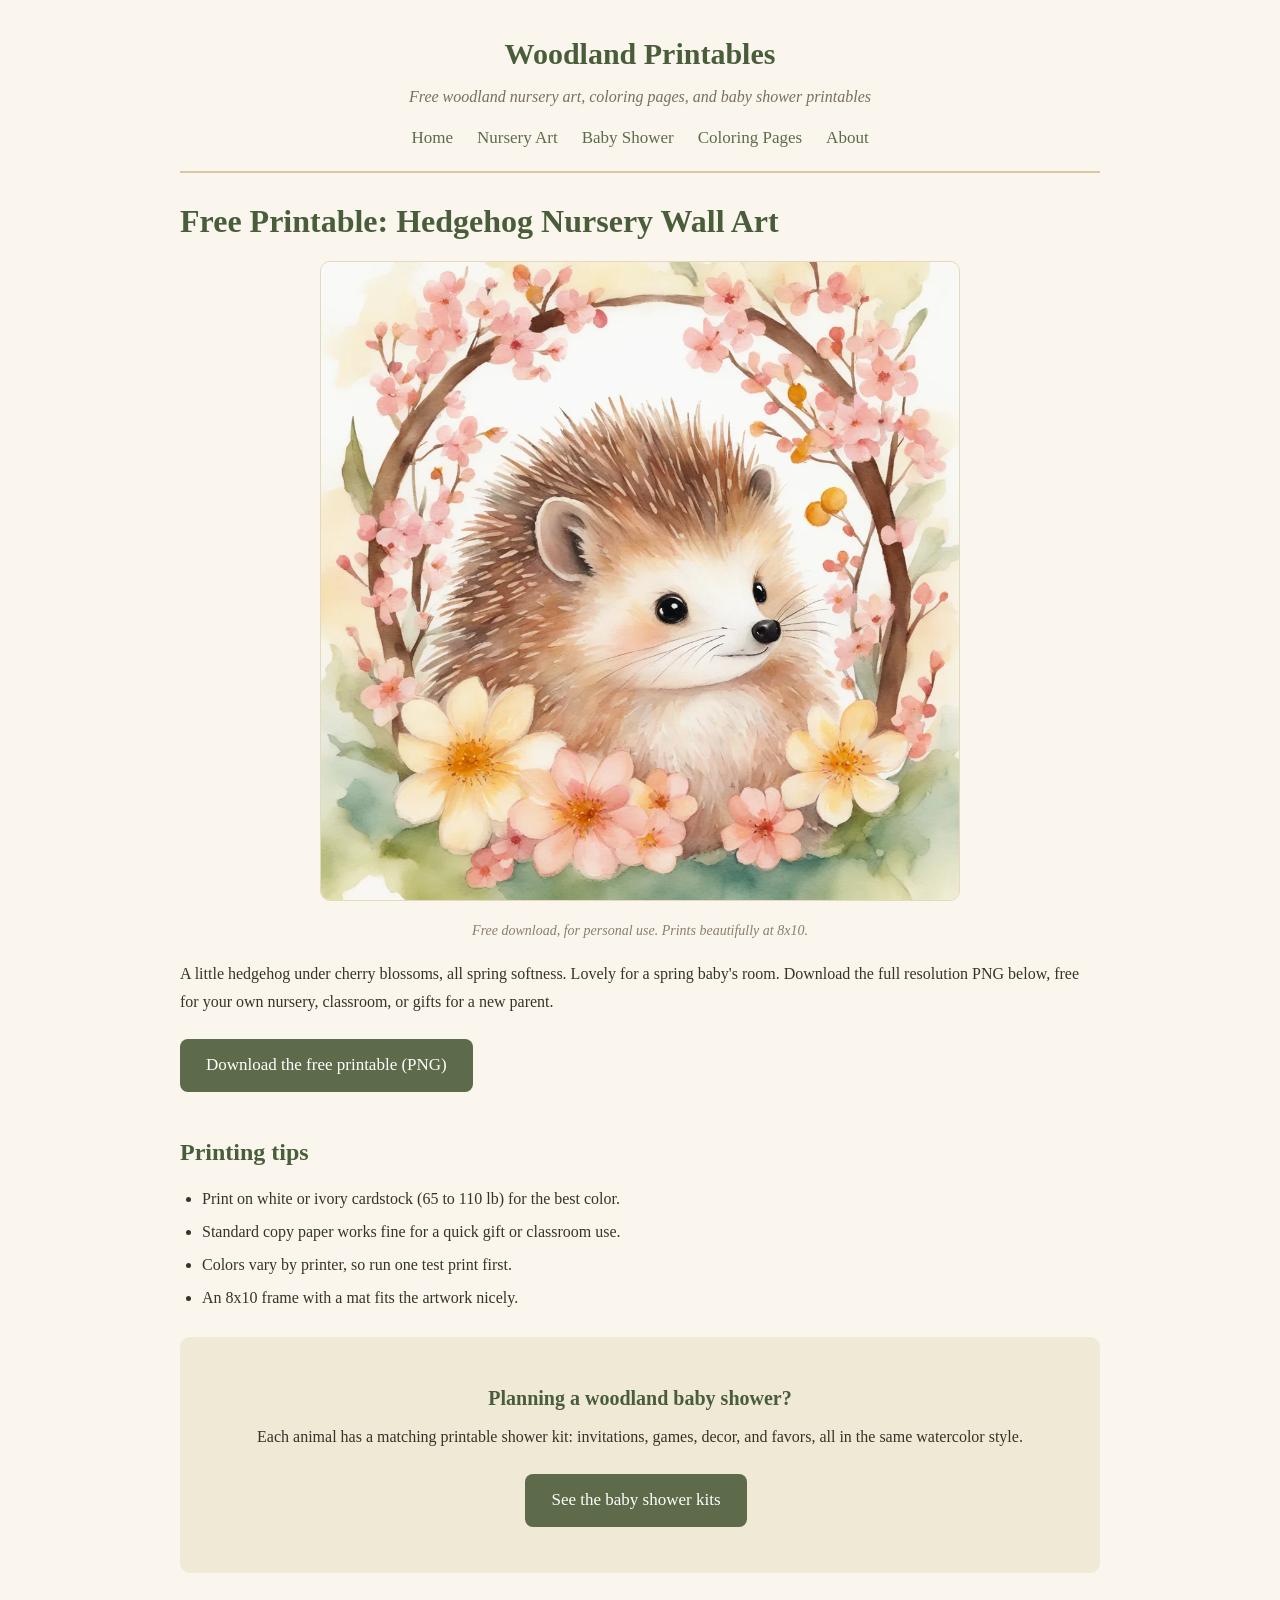
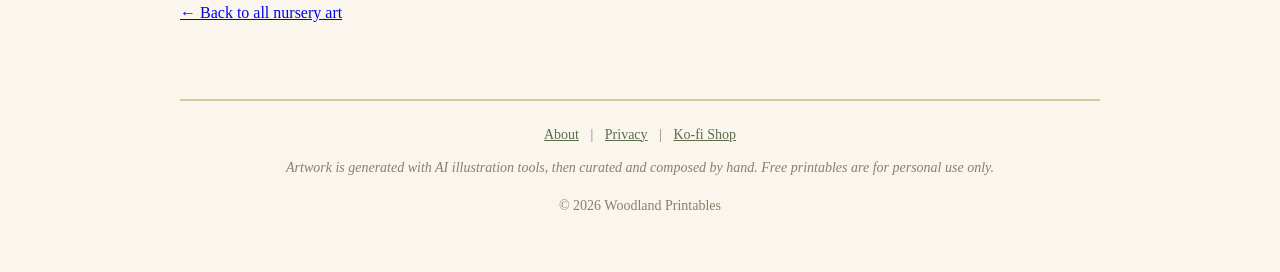
<file: printables/hedgehog-nursery-wall-art/index.html>
<!DOCTYPE html>
<html lang="en">
<head>
<meta charset="utf-8">
<meta name="viewport" content="width=device-width, initial-scale=1">
<title>Free Printable: Hedgehog Nursery Wall Art | Woodland Printables</title>
<meta name="description" content="A little hedgehog under cherry blossoms, all spring softness. Lovely for a spring baby's room. Free PNG download for personal use.">
<meta property="og:image" content="https://printables.lucaswalker.net/assets/img/woodland_hedgehog_cherry_blossoms_spring_blossoms_1.png">
<meta property="og:title" content="Free Printable: Hedgehog Nursery Wall Art">
<meta property="og:description" content="A little hedgehog under cherry blossoms, all spring softness. Lovely for a spring baby's room. Free PNG download for personal use.">
<link rel="stylesheet" href="/assets/style.css">
</head>
<body>
<header class="site">
<a class="brand" href="/">Woodland Printables</a>
<div class="tag">Free woodland nursery art, coloring pages, and baby shower printables</div>
<nav><a href="/">Home</a><a href="/printables/">Nursery Art</a><a href="/baby-shower/">Baby Shower</a><a href="/coloring-pages/">Coloring Pages</a><a href="/about.html">About</a></nav>
</header>
<main>
<h1>Free Printable: Hedgehog Nursery Wall Art</h1>
<figure><img class="post" src="/assets/img/woodland_hedgehog_cherry_blossoms_spring_blossoms_1.png" alt="Watercolor hedgehog with cherry blossoms in spring">
<figcaption>Free download, for personal use. Prints beautifully at 8x10.</figcaption></figure>
<p>A little hedgehog under cherry blossoms, all spring softness. Lovely for a spring baby's room. Download the full resolution PNG below, free for your own nursery, classroom, or gifts for a new parent.</p>
<p><a class="btn" href="/assets/img/woodland_hedgehog_cherry_blossoms_spring_blossoms_1.png" download>Download the free printable (PNG)</a></p>
<h2>Printing tips</h2>
<ul class="tips">
<li>Print on white or ivory cardstock (65 to 110 lb) for the best color.</li>
<li>Standard copy paper works fine for a quick gift or classroom use.</li>
<li>Colors vary by printer, so run one test print first.</li>
<li>An 8x10 frame with a mat fits the artwork nicely.</li>
</ul>
<div class="cta-box">
<h3>Planning a woodland baby shower?</h3>
<p>Each animal has a matching printable shower kit: invitations, games, decor, and favors, all in the same watercolor style.</p>
<p><a class="btn" href="/baby-shower/">See the baby shower kits</a></p>
</div>
<p><a href="/printables/">&larr; Back to all nursery art</a></p>
</main>
<footer class="site">
<a href="/about.html">About</a> | <a href="/privacy.html">Privacy</a> | <a href="https://ko-fi.com/cloverthecub">Ko-fi Shop</a>
<p class="note" style="margin-top:10px">Artwork is generated with AI illustration tools, then curated and composed by hand. Free printables are for personal use only.</p>
<p>&copy; 2026 Woodland Printables</p>
</footer>
</body>
</html>
</file>
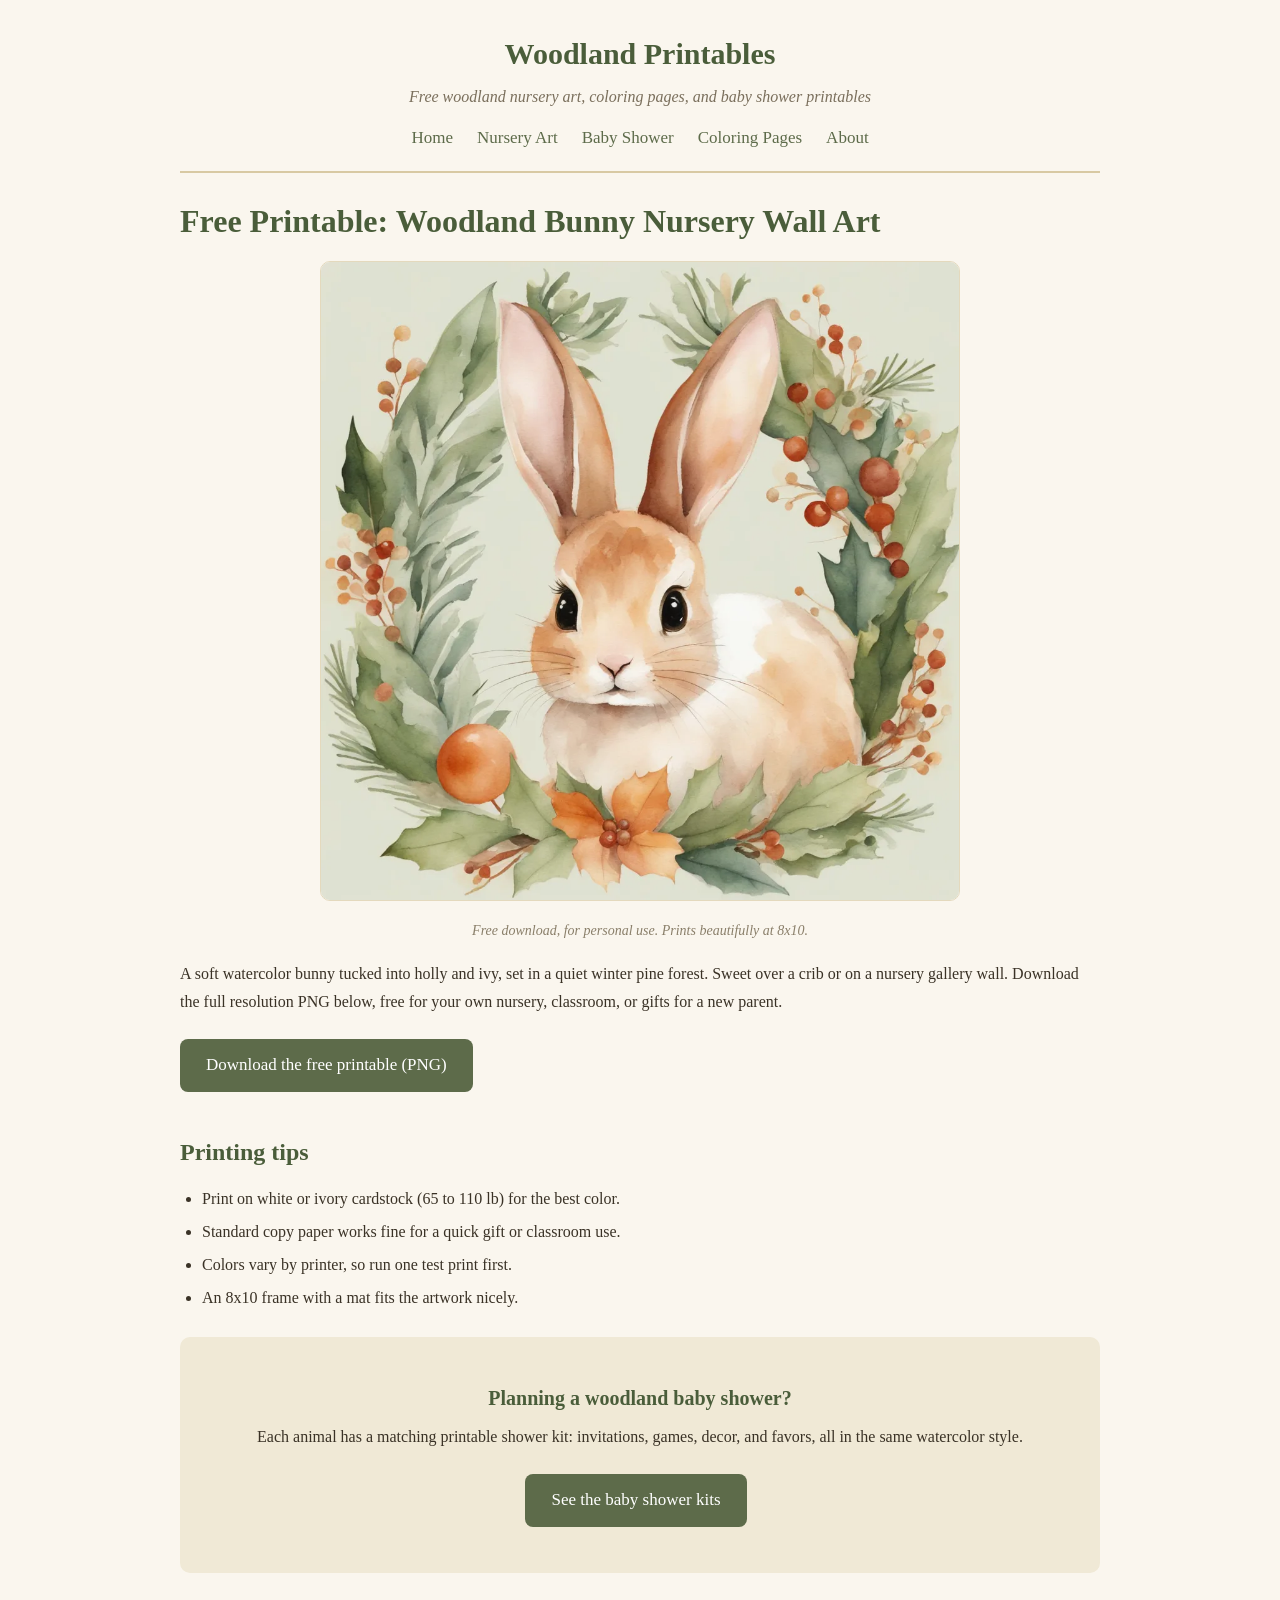
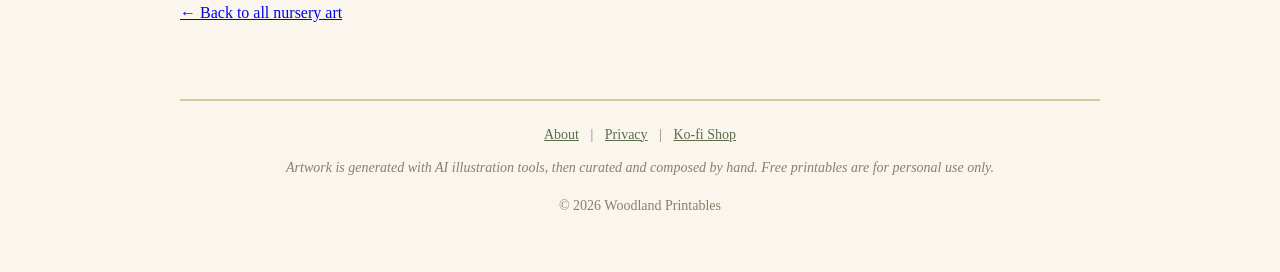
<file: printables/woodland-bunny-nursery-wall-art/index.html>
<!DOCTYPE html>
<html lang="en">
<head>
<meta charset="utf-8">
<meta name="viewport" content="width=device-width, initial-scale=1">
<title>Free Printable: Woodland Bunny Nursery Wall Art | Woodland Printables</title>
<meta name="description" content="A soft watercolor bunny tucked into holly and ivy, set in a quiet winter pine forest. Sweet over a crib or on a nursery gallery wall. Free PNG download for personal use.">
<meta property="og:image" content="https://printables.lucaswalker.net/assets/img/woodland_bunny_holly_and_ivy_winter_pine_1.png">
<meta property="og:title" content="Free Printable: Woodland Bunny Nursery Wall Art">
<meta property="og:description" content="A soft watercolor bunny tucked into holly and ivy, set in a quiet winter pine forest. Sweet over a crib or on a nursery gallery wall. Free PNG download for personal use.">
<link rel="stylesheet" href="/assets/style.css">
</head>
<body>
<header class="site">
<a class="brand" href="/">Woodland Printables</a>
<div class="tag">Free woodland nursery art, coloring pages, and baby shower printables</div>
<nav><a href="/">Home</a><a href="/printables/">Nursery Art</a><a href="/baby-shower/">Baby Shower</a><a href="/coloring-pages/">Coloring Pages</a><a href="/about.html">About</a></nav>
</header>
<main>
<h1>Free Printable: Woodland Bunny Nursery Wall Art</h1>
<figure><img class="post" src="/assets/img/woodland_bunny_holly_and_ivy_winter_pine_1.png" alt="Watercolor bunny surrounded by holly and ivy in a winter pine forest">
<figcaption>Free download, for personal use. Prints beautifully at 8x10.</figcaption></figure>
<p>A soft watercolor bunny tucked into holly and ivy, set in a quiet winter pine forest. Sweet over a crib or on a nursery gallery wall. Download the full resolution PNG below, free for your own nursery, classroom, or gifts for a new parent.</p>
<p><a class="btn" href="/assets/img/woodland_bunny_holly_and_ivy_winter_pine_1.png" download>Download the free printable (PNG)</a></p>
<h2>Printing tips</h2>
<ul class="tips">
<li>Print on white or ivory cardstock (65 to 110 lb) for the best color.</li>
<li>Standard copy paper works fine for a quick gift or classroom use.</li>
<li>Colors vary by printer, so run one test print first.</li>
<li>An 8x10 frame with a mat fits the artwork nicely.</li>
</ul>
<div class="cta-box">
<h3>Planning a woodland baby shower?</h3>
<p>Each animal has a matching printable shower kit: invitations, games, decor, and favors, all in the same watercolor style.</p>
<p><a class="btn" href="/baby-shower/">See the baby shower kits</a></p>
</div>
<p><a href="/printables/">&larr; Back to all nursery art</a></p>
</main>
<footer class="site">
<a href="/about.html">About</a> | <a href="/privacy.html">Privacy</a> | <a href="https://ko-fi.com/cloverthecub">Ko-fi Shop</a>
<p class="note" style="margin-top:10px">Artwork is generated with AI illustration tools, then curated and composed by hand. Free printables are for personal use only.</p>
<p>&copy; 2026 Woodland Printables</p>
</footer>
</body>
</html>
</file>
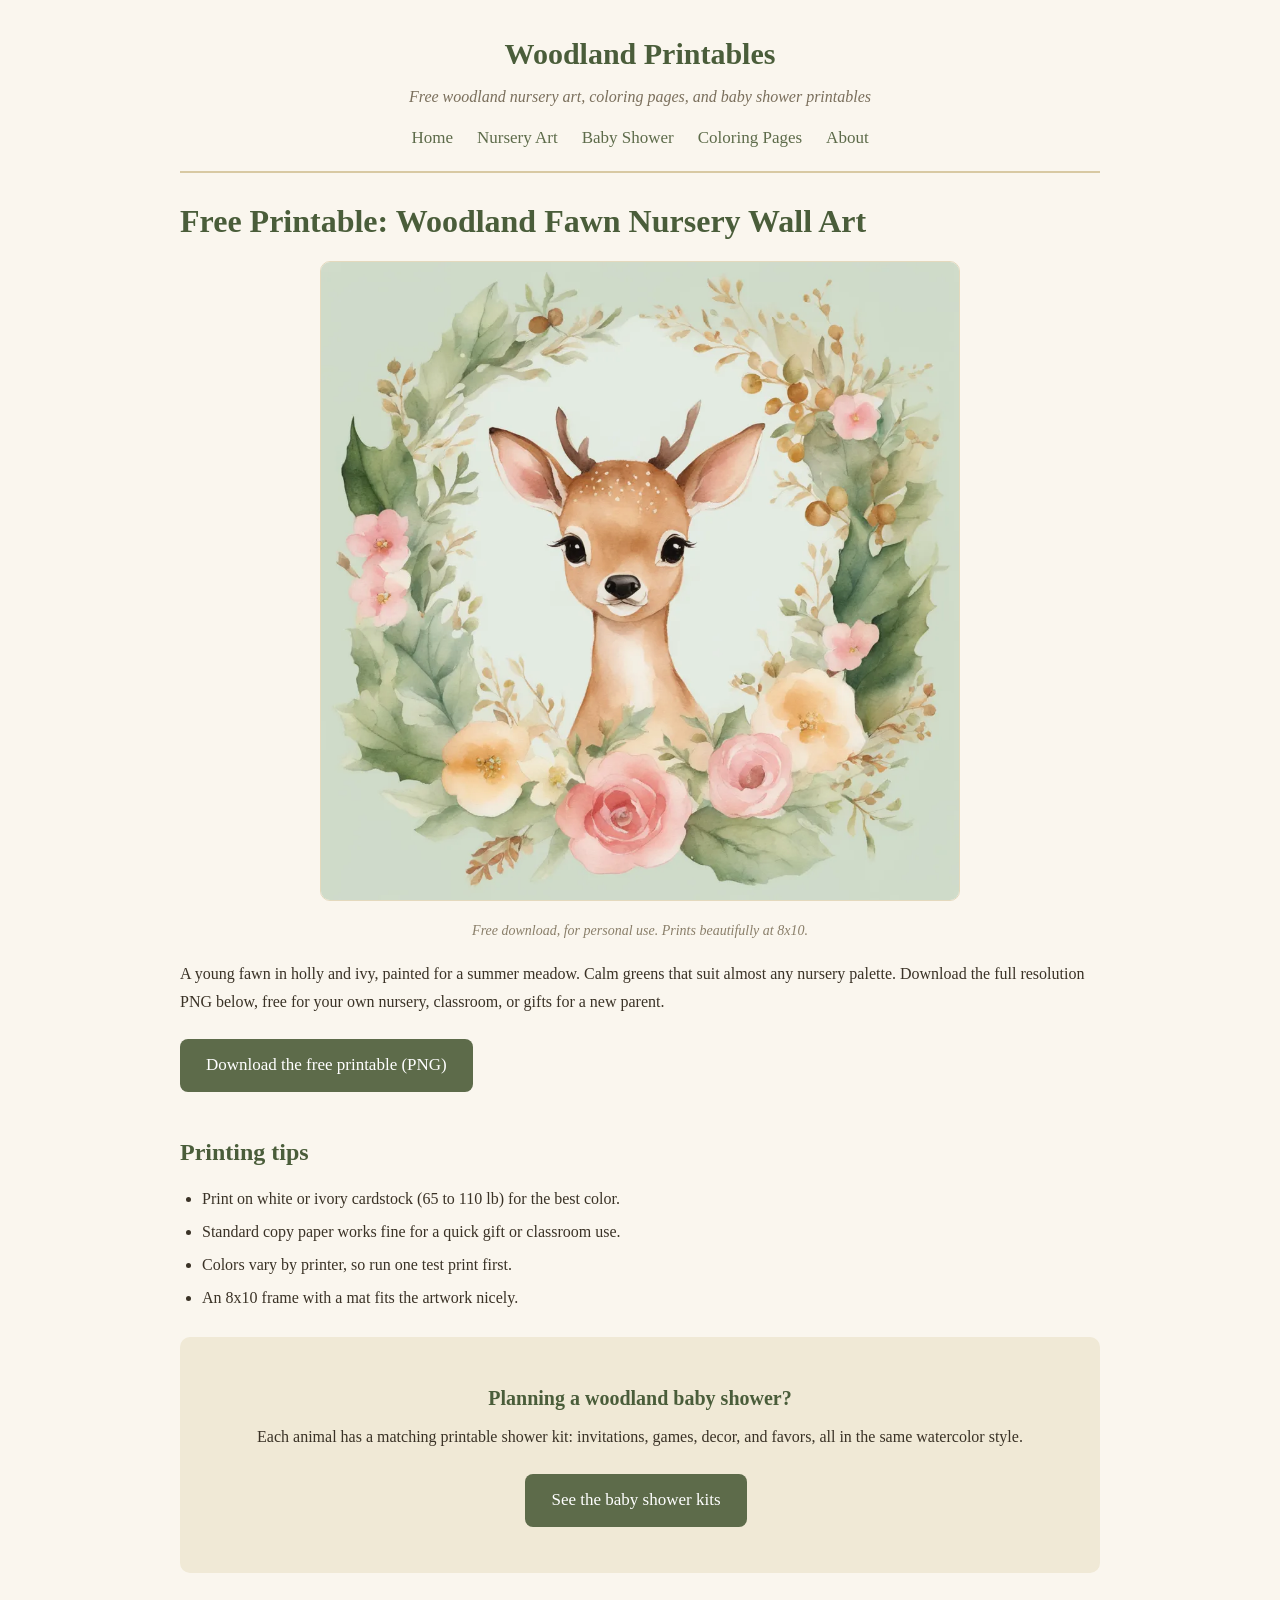
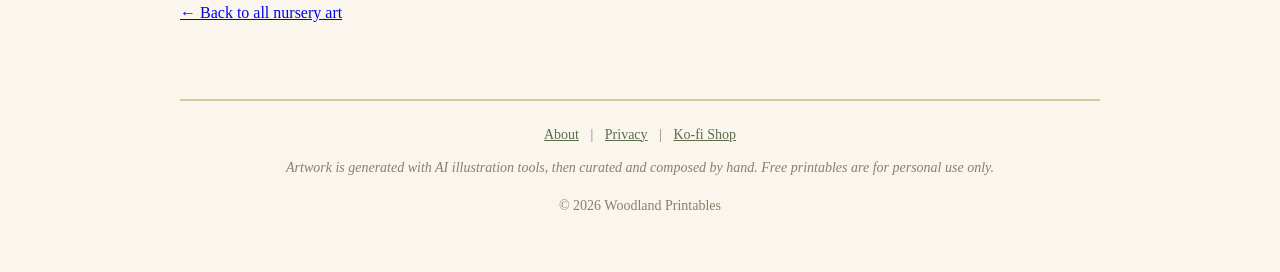
<file: printables/woodland-fawn-nursery-wall-art/index.html>
<!DOCTYPE html>
<html lang="en">
<head>
<meta charset="utf-8">
<meta name="viewport" content="width=device-width, initial-scale=1">
<title>Free Printable: Woodland Fawn Nursery Wall Art | Woodland Printables</title>
<meta name="description" content="A young fawn in holly and ivy, painted for a summer meadow. Calm greens that suit almost any nursery palette. Free PNG download for personal use.">
<meta property="og:image" content="https://printables.lucaswalker.net/assets/img/woodland_fawn_holly_and_ivy_summer_meadow_1.png">
<meta property="og:title" content="Free Printable: Woodland Fawn Nursery Wall Art">
<meta property="og:description" content="A young fawn in holly and ivy, painted for a summer meadow. Calm greens that suit almost any nursery palette. Free PNG download for personal use.">
<link rel="stylesheet" href="/assets/style.css">
</head>
<body>
<header class="site">
<a class="brand" href="/">Woodland Printables</a>
<div class="tag">Free woodland nursery art, coloring pages, and baby shower printables</div>
<nav><a href="/">Home</a><a href="/printables/">Nursery Art</a><a href="/baby-shower/">Baby Shower</a><a href="/coloring-pages/">Coloring Pages</a><a href="/about.html">About</a></nav>
</header>
<main>
<h1>Free Printable: Woodland Fawn Nursery Wall Art</h1>
<figure><img class="post" src="/assets/img/woodland_fawn_holly_and_ivy_summer_meadow_1.png" alt="Watercolor fawn with holly and ivy in a summer meadow">
<figcaption>Free download, for personal use. Prints beautifully at 8x10.</figcaption></figure>
<p>A young fawn in holly and ivy, painted for a summer meadow. Calm greens that suit almost any nursery palette. Download the full resolution PNG below, free for your own nursery, classroom, or gifts for a new parent.</p>
<p><a class="btn" href="/assets/img/woodland_fawn_holly_and_ivy_summer_meadow_1.png" download>Download the free printable (PNG)</a></p>
<h2>Printing tips</h2>
<ul class="tips">
<li>Print on white or ivory cardstock (65 to 110 lb) for the best color.</li>
<li>Standard copy paper works fine for a quick gift or classroom use.</li>
<li>Colors vary by printer, so run one test print first.</li>
<li>An 8x10 frame with a mat fits the artwork nicely.</li>
</ul>
<div class="cta-box">
<h3>Planning a woodland baby shower?</h3>
<p>Each animal has a matching printable shower kit: invitations, games, decor, and favors, all in the same watercolor style.</p>
<p><a class="btn" href="/baby-shower/">See the baby shower kits</a></p>
</div>
<p><a href="/printables/">&larr; Back to all nursery art</a></p>
</main>
<footer class="site">
<a href="/about.html">About</a> | <a href="/privacy.html">Privacy</a> | <a href="https://ko-fi.com/cloverthecub">Ko-fi Shop</a>
<p class="note" style="margin-top:10px">Artwork is generated with AI illustration tools, then curated and composed by hand. Free printables are for personal use only.</p>
<p>&copy; 2026 Woodland Printables</p>
</footer>
</body>
</html>
</file>
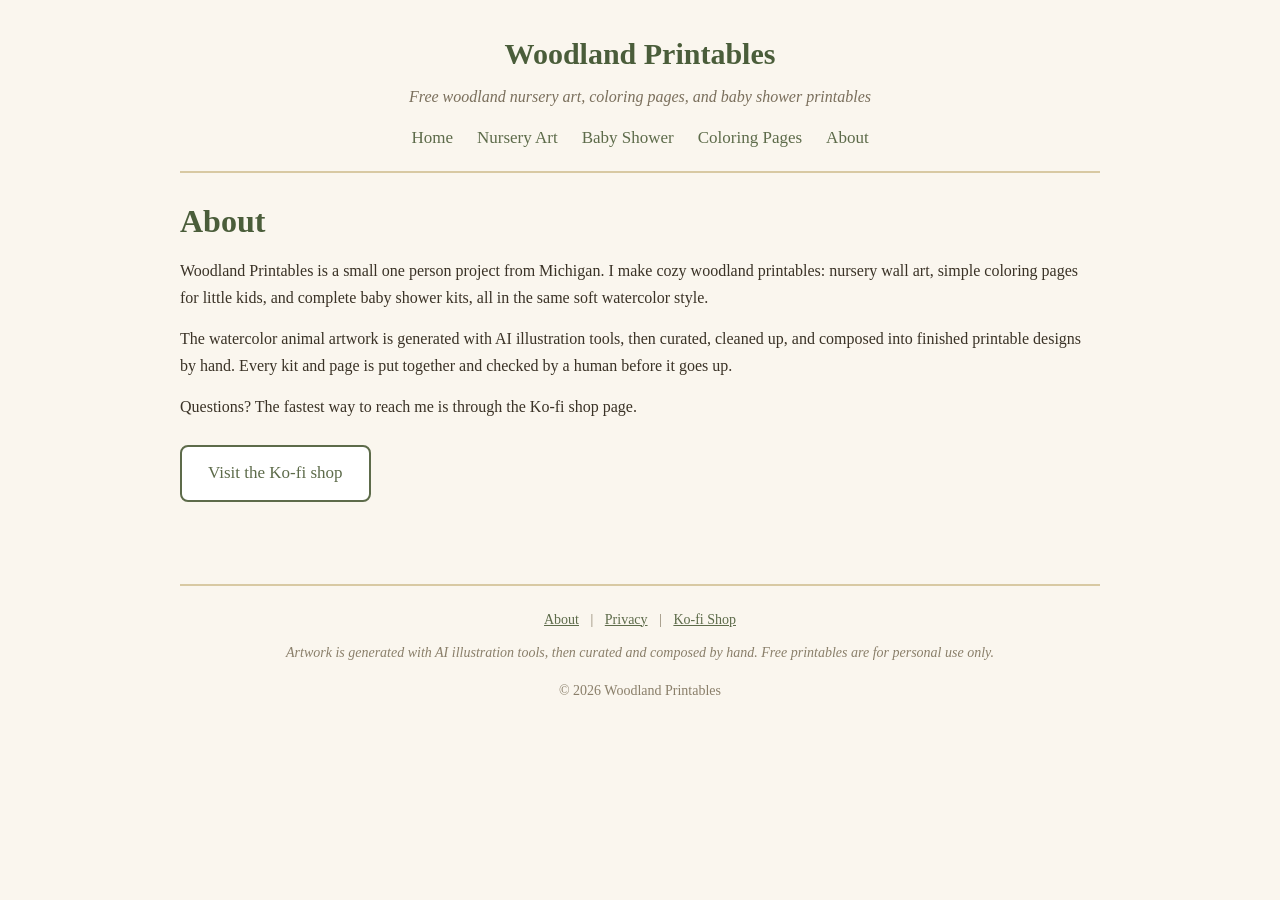
<file: about.html>
<!DOCTYPE html>
<html lang="en">
<head>
<meta charset="utf-8">
<meta name="viewport" content="width=device-width, initial-scale=1">
<title>About | Woodland Printables</title>
<meta name="description" content="About Woodland Printables, a one person printable shop from Michigan.">

<meta property="og:title" content="About">
<meta property="og:description" content="About Woodland Printables, a one person printable shop from Michigan.">
<link rel="stylesheet" href="/assets/style.css">
</head>
<body>
<header class="site">
<a class="brand" href="/">Woodland Printables</a>
<div class="tag">Free woodland nursery art, coloring pages, and baby shower printables</div>
<nav><a href="/">Home</a><a href="/printables/">Nursery Art</a><a href="/baby-shower/">Baby Shower</a><a href="/coloring-pages/">Coloring Pages</a><a href="/about.html">About</a></nav>
</header>
<main>
<h1>About</h1>
<p>Woodland Printables is a small one person project from Michigan. I make cozy woodland printables: nursery wall art, simple coloring pages for little kids, and complete baby shower kits, all in the same soft watercolor style.</p>
<p>The watercolor animal artwork is generated with AI illustration tools, then curated, cleaned up, and composed into finished printable designs by hand. Every kit and page is put together and checked by a human before it goes up.</p>
<p>Questions? The fastest way to reach me is through the Ko-fi shop page.</p>
<p><a class="btn ghost" href="https://ko-fi.com/cloverthecub">Visit the Ko-fi shop</a></p>
</main>
<footer class="site">
<a href="/about.html">About</a> | <a href="/privacy.html">Privacy</a> | <a href="https://ko-fi.com/cloverthecub">Ko-fi Shop</a>
<p class="note" style="margin-top:10px">Artwork is generated with AI illustration tools, then curated and composed by hand. Free printables are for personal use only.</p>
<p>&copy; 2026 Woodland Printables</p>
</footer>
</body>
</html>
</file>
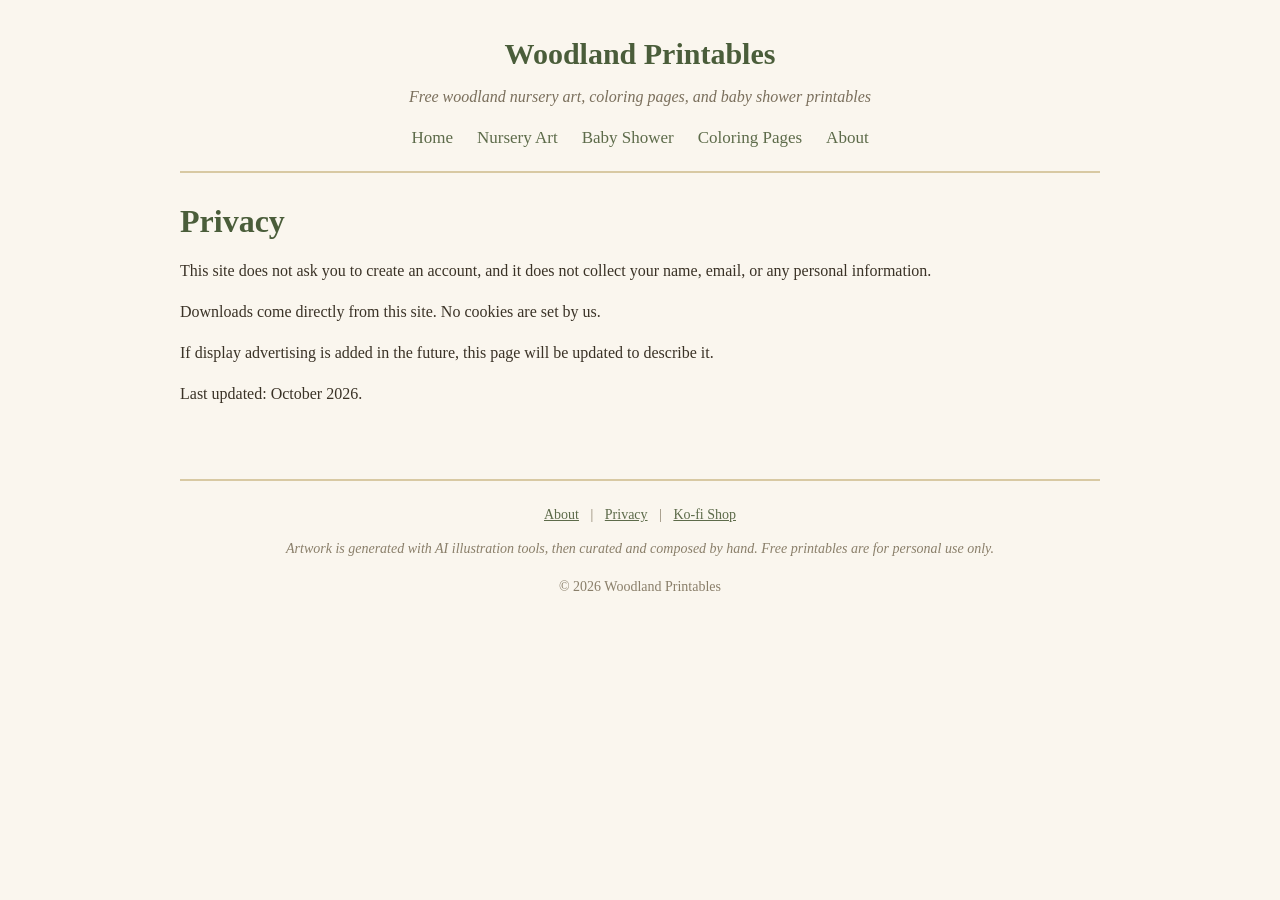
<file: privacy.html>
<!DOCTYPE html>
<html lang="en">
<head>
<meta charset="utf-8">
<meta name="viewport" content="width=device-width, initial-scale=1">
<title>Privacy Policy | Woodland Printables</title>
<meta name="description" content="Privacy policy for Woodland Printables.">

<meta property="og:title" content="Privacy Policy">
<meta property="og:description" content="Privacy policy for Woodland Printables.">
<link rel="stylesheet" href="/assets/style.css">
</head>
<body>
<header class="site">
<a class="brand" href="/">Woodland Printables</a>
<div class="tag">Free woodland nursery art, coloring pages, and baby shower printables</div>
<nav><a href="/">Home</a><a href="/printables/">Nursery Art</a><a href="/baby-shower/">Baby Shower</a><a href="/coloring-pages/">Coloring Pages</a><a href="/about.html">About</a></nav>
</header>
<main>
<h1>Privacy</h1>
<p>This site does not ask you to create an account, and it does not collect your name, email, or any personal information.</p>
<p>Downloads come directly from this site. No cookies are set by us.</p>
<p>If display advertising is added in the future, this page will be updated to describe it.</p>
<p>Last updated: October 2026.</p>
</main>
<footer class="site">
<a href="/about.html">About</a> | <a href="/privacy.html">Privacy</a> | <a href="https://ko-fi.com/cloverthecub">Ko-fi Shop</a>
<p class="note" style="margin-top:10px">Artwork is generated with AI illustration tools, then curated and composed by hand. Free printables are for personal use only.</p>
<p>&copy; 2026 Woodland Printables</p>
</footer>
</body>
</html>
</file>
<file: assets/style.css>
*{box-sizing:border-box;margin:0;padding:0}
body{font-family:Georgia,'Times New Roman',serif;color:#3a3226;background:#faf6ee;line-height:1.7;max-width:960px;margin:0 auto;padding:0 20px}
header.site{padding:28px 0 18px;border-bottom:2px solid #d8c9a3;text-align:center}
header.site .brand{font-size:30px;font-weight:bold;color:#4a5d3a;text-decoration:none}
header.site .tag{color:#7a6f5c;font-style:italic;margin-top:4px}
nav{margin-top:14px}
nav a{margin:0 12px;color:#5d6b4a;text-decoration:none;font-size:17px}
nav a:hover{text-decoration:underline}
main{padding:28px 0}
h1{font-size:32px;color:#4a5d3a;margin-bottom:14px;line-height:1.3}
h2{font-size:24px;color:#4a5d3a;margin:30px 0 12px}
h3{font-size:20px;color:#4a5d3a;margin:22px 0 8px}
p{margin:0 0 14px}
.grid{display:grid;grid-template-columns:repeat(auto-fill,minmax(260px,1fr));gap:22px;margin:24px 0}
.card{background:#fff;border:1px solid #e4d9bd;border-radius:10px;overflow:hidden}
.card img{width:100%;height:auto;display:block;aspect-ratio:1/1;object-fit:cover}
.card .pad{padding:14px 16px}
.card h3{margin:0 0 6px;font-size:18px}
.card h3 a{color:#4a5d3a;text-decoration:none}
.card p{font-size:15px;color:#6b6152;margin:0}
.btn{display:inline-block;background:#5d6b4a;color:#fff !important;padding:12px 26px;border-radius:8px;text-decoration:none;font-size:17px;margin:10px 8px 10px 0}
.btn:hover{background:#4a5d3a}
.btn.ghost{background:#fff;color:#5d6b4a !important;border:2px solid #5d6b4a}
.hero{background:#fff;border:1px solid #e4d9bd;border-radius:12px;padding:34px 30px;text-align:center;margin-bottom:10px}
.hero p.lead{font-size:19px;color:#6b6152;max-width:640px;margin:12px auto}
img.post{width:100%;max-width:640px;height:auto;border-radius:10px;border:1px solid #e4d9bd;display:block;margin:18px auto}
figure{margin:18px 0}figcaption{text-align:center;font-size:14px;color:#8a7f6a;font-style:italic}
ul.tips{margin:10px 0 16px 22px}ul.tips li{margin-bottom:6px}
.cta-box{background:#f0e9d6;border-radius:10px;padding:22px 24px;margin:26px 0;text-align:center}
footer.site{border-top:2px solid #d8c9a3;margin-top:30px;padding:22px 0 40px;text-align:center;font-size:14px;color:#8a7f6a}
footer.site a{color:#5d6b4a;margin:0 8px}
.note{font-size:14px;color:#8a7f6a;font-style:italic}
</file>
